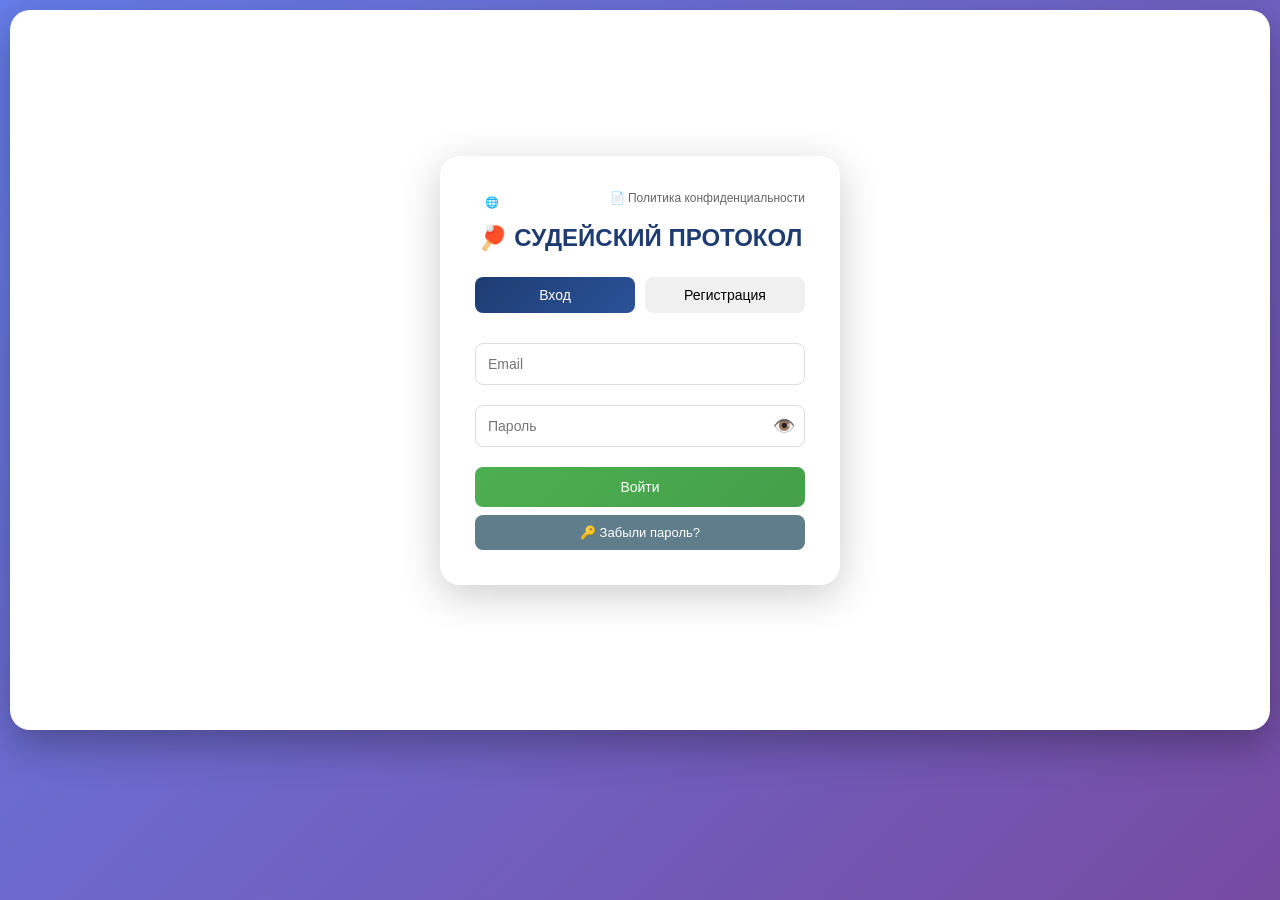
<file: index.html>
<!DOCTYPE html>
<html lang="ru">
<head>
    <meta charset="UTF-8">
    <meta name="viewport" content="width=device-width, initial-scale=1.0, viewport-fit=cover, maximum-scale=1.0, user-scalable=no">
    <title>Судья Пинг-Понг PRO | Система учета матчей</title>
    <link rel="stylesheet" href="styles.css?v=25">
    <link rel="manifest" href="manifest.json">
    <meta name="theme-color" content="#1e3c72">
    <meta name="apple-mobile-web-app-capable" content="yes">
    <meta name="apple-mobile-web-app-status-bar-style" content="black-translucent">
    <meta name="mobile-web-app-capable" content="yes">
    
    <style>
        /* Принудительная горизонтальная ориентация */
        @media (orientation: portrait) and (max-width: 768px) {
            body {
                transform: rotate(90deg);
                transform-origin: center center;
                width: 100vh;
                height: 100vw;
                overflow-x: hidden;
                position: fixed;
                top: 0;
                left: 0;
            }
            
            .container {
                width: 100vh;
                height: 100vw;
                max-width: 100vh;
                max-height: 100vw;
                overflow-y: auto;
                overflow-x: hidden;
            }
            
            ::-webkit-scrollbar {
                width: 0;
                background: transparent;
            }
        }
        
        @media (display-mode: standalone) and (orientation: portrait) and (max-width: 768px) {
            body {
                transform: rotate(90deg);
                transform-origin: center center;
                width: 100vh;
                height: 100vw;
                overflow-x: hidden;
                position: fixed;
                top: 0;
                left: 0;
            }
            
            .container {
                width: 100vh;
                height: 100vw;
                max-width: 100vh;
                max-height: 100vw;
                overflow-y: auto;
                overflow-x: hidden;
            }
            
            ::-webkit-scrollbar {
                width: 0;
                background: transparent;
            }
        }
        
        @media (orientation: landscape) {
            body {
                transform: none;
                width: 100%;
                height: 100%;
                position: static;
                overflow: auto;
            }
            
            .container {
                width: 100%;
                max-width: 1400px;
                height: auto;
                max-height: none;
                overflow: visible;
            }
        }
        
        @keyframes spin {
            0% { transform: rotate(0deg); }
            100% { transform: rotate(360deg); }
        }
        
        .coin-animation {
            animation: spin 0.5s ease-out;
            display: inline-block;
            font-size: 48px;
        }
        
        @media (max-width: 768px) {
            html, body {
                margin: 0;
                padding: 0;
                overflow: hidden;
            }
        }
    </style>
</head>
<body>
    <div class="container" id="app">
        <!-- Экран авторизации -->
        <div id="authScreen" class="auth-screen">
            <div class="auth-card">
                <div style="display: flex; justify-content: space-between; margin-bottom: 10px;">
                    <button id="langToggleAuth" class="lang-toggle-btn">🌐 English</button>
                    <a href="privacy.html" target="_blank" id="privacyLinkAuth" style="font-size: 12px; color: #666; text-decoration: none;">📄 Политика</a>
                </div>
                <h1 id="authTitle">🏓 Судья Пинг-Понг</h1>
                <div class="auth-tabs">
                    <button class="auth-tab active" data-tab="login">Вход</button>
                    <button class="auth-tab" data-tab="register">Регистрация</button>
                </div>
                
                <!-- ФОРМА ВХОДА -->
                <div id="loginForm" class="auth-form active">
                    <input type="email" id="loginEmail" placeholder="Email" class="auth-input">
                    <div class="password-wrapper">
                        <input type="password" id="loginPassword" placeholder="Пароль" class="auth-input">
                        <button type="button" class="toggle-password" data-target="loginPassword">👁️</button>
                    </div>
                    <button id="doLogin" class="auth-btn">Войти</button>
                    <button id="forgotPasswordBtn" class="forgot-password-btn">🔑 Забыли пароль?</button>
                </div>
                
                <!-- ФОРМА РЕГИСТРАЦИИ -->
                <div id="registerForm" class="auth-form">
                    <input type="text" id="regName" placeholder="Имя" class="auth-input">
                    <input type="email" id="regEmail" placeholder="Email" class="auth-input">
                    <div class="password-wrapper">
                        <input type="password" id="regPassword" placeholder="Пароль" class="auth-input">
                        <button type="button" class="toggle-password" data-target="regPassword">👁️</button>
                    </div>
                    <button id="doRegister" class="auth-btn">Зарегистрироваться</button>
                </div>
            </div>
        </div>

        <!-- Модальное окно восстановления пароля -->
        <div id="resetPasswordModal" class="modal" style="display: none;">
            <div class="modal-content">
                <span class="close-reset-modal" style="float: right; cursor: pointer; font-size: 24px;">&times;</span>
                <h2>🔑 Восстановление пароля</h2>
                <p>Введите email, указанный при регистрации</p>
                <input type="email" id="resetEmail" placeholder="Email" class="auth-input">
                <button id="sendResetCode" class="auth-btn" style="background: #4CAF50;">Отправить код</button>
                <div id="resetStep2" style="display: none; margin-top: 20px;">
                    <p>Код отправлен на почту</p>
                    <input type="text" id="resetCode" placeholder="Введите код из письма" class="auth-input">
                    <input type="password" id="newPassword" placeholder="Новый пароль" class="auth-input">
                    <button id="confirmReset" class="auth-btn" style="background: #4CAF50;">Сменить пароль</button>
                </div>
            </div>
        </div>

        <!-- Модальное окно жеребьевки -->
        <div id="tossModal" class="modal" style="display: none;">
            <div class="modal-content" style="max-width: 350px;">
                <h2>🎲 ЖЕРЕБЬЕВКА</h2>
                <div style="text-align: center; padding: 20px;">
                    <div id="coinDisplay" style="font-size: 64px; margin: 20px 0;">🪙</div>
                    <p id="tossResult" style="font-size: 16px; margin: 10px 0;">Кликните на монетку, чтобы подбросить</p>
                    <button id="doToss" class="auth-btn" style="background: #f39c12;">🎲 ПОДБРОСИТЬ МОНЕТКУ</button>
                    <button id="skipToss" class="forgot-password-btn" style="margin-top: 10px;">Пропустить (подает Игрок 1)</button>
                </div>
            </div>
        </div>

        <!-- Основное приложение -->
        <div id="mainApp" style="display: none;">
            <div class="header">
                <div style="display: flex; justify-content: space-between; align-items: center; flex-wrap: wrap; gap: 10px;">
                    <h1 id="mainTitle">🏓 СУДЕЙСКИЙ ПРОТОКОЛ</h1>
                    <div style="display: flex; gap: 10px; align-items: center; flex-wrap: wrap;">
                        <button id="langToggleMain" class="lang-toggle-btn">🌐 English</button>
                        <span id="userNameDisplay" style="font-size: 14px;"></span>
                        <button id="logoutBtn" class="logout-btn">🚪 Выход</button>
                        <button id="deleteAccountBtn" class="logout-btn" style="background: #e74c3c;">🗑️ Удалить аккаунт</button>
                    </div>
                </div>
                <div class="tournament-info">
                    <input type="text" id="tournamentName" placeholder="Название турнира" value="">
                    <input type="text" id="matchDate" placeholder="ДД.ММ.ГГГГ" value="">
                    <input type="text" id="tableNumber" placeholder="Номер стола" value="">
                </div>
            </div>

            <div class="game-area">
                <!-- Верхняя строка с игроками -->
                <div class="players-top-row">
                    <div class="player-card player1">
                        <div class="player-header">
                            <h2 id="player1Title">ИГРОК 1</h2>
                            <div class="serve-indicator" id="serve1" style="display: none;">🎾 ПОДАЧА</div>
                        </div>
                        <input type="text" class="player-name" id="player1Name" placeholder="ФИО игрока" value="">
                        <input type="text" class="player-country" id="player1Country" placeholder="Страна" value="">
                        <div class="score-display" id="score1">0</div>
                        <div class="points-history" id="history1"></div>
                    </div>

                    <div class="vs-area">
                        <div class="set-score">
                            <span id="sets1">0</span><span>:</span><span id="sets2">0</span>
                        </div>
                        <div id="deuceIndicator" style="font-size: 11px; color: #e74c3c; margin-bottom: 5px; display: none;">⚡ ДЮС (10:10)</div>
                        <div class="match-control-buttons">
                            <button class="reset-match" id="resetMatch">🔄 НОВЫЙ МАТЧ</button>
                            <button class="start-match-btn" id="startMatch">🎬 НАЧАТЬ МАТЧ</button>
                            <button class="finish-match-btn" id="forceFinish" disabled>🏁 ЗАВЕРШИТЬ</button>
                        </div>
                    </div>

                    <div class="player-card player2">
                        <div class="player-header">
                            <h2 id="player2Title">ИГРОК 2</h2>
                            <div class="serve-indicator" id="serve2" style="display: none;">🎾 ПОДАЧА</div>
                        </div>
                        <input type="text" class="player-name" id="player2Name" placeholder="ФИО игрока" value="">
                        <input type="text" class="player-country" id="player2Country" placeholder="Страна" value="">
                        <div class="score-display" id="score2">0</div>
                        <div class="points-history" id="history2"></div>
                    </div>
                </div>

                <!-- Кнопки очков -->
                <div class="game-buttons">
                    <button class="point-btn player1-point" id="point1" disabled>➕ ОЧКО ИГРОКУ 1</button>
                    <button class="point-btn player2-point" id="point2" disabled>➕ ОЧКО ИГРОКУ 2</button>
                </div>

                <!-- Три колонки -->
                <div class="three-columns">
                    <div class="player-buttons-col player1-col">
                        <button class="special-btn" id="timeout1" disabled>⏸ ТАЙМ-АУТ</button>
                        <button class="special-btn warning" id="warning1" disabled>⚠ ПРЕДУПРЕЖДЕНИЕ</button>
                        <button class="special-btn yellow" id="yellowCard1" disabled>🟨 ЖЕЛТАЯ КАРТА</button>
                        <button class="special-btn red" id="redCard1" disabled>🟥 КРАСНАЯ КАРТА</button>
                    </div>

                    <div class="center-buttons-col">
                        <button class="control-btn" id="changeServe" disabled>🔄 СМЕНА ПОДАЧИ</button>
                        <button class="control-btn" id="changeSide" disabled>↔ СМЕНА СТОРОН</button>
                        <button class="control-btn" id="undoPoint" disabled>↩ ОТМЕНА ОЧКА</button>
                        <button class="control-btn" id="accelerate" disabled>⚡ УСКОРЕНИЕ</button>
                    </div>

                    <div class="player-buttons-col player2-col">
                        <button class="special-btn" id="timeout2" disabled>⏸ ТАЙМ-АУТ</button>
                        <button class="special-btn warning" id="warning2" disabled>⚠ ПРЕДУПРЕЖДЕНИЕ</button>
                        <button class="special-btn yellow" id="yellowCard2" disabled>🟨 ЖЕЛТАЯ КАРТА</button>
                        <button class="special-btn red" id="redCard2" disabled>🟥 КРАСНАЯ КАРТА</button>
                    </div>
                </div>

                <!-- Секция протокола -->
                <div class="protocol-section">
                    <h3 id="protocolTitle">📋 СУДЕЙСКИЙ ПРОТОКОЛ</h3>
                    <div class="protocol-info">
                        <div class="protocol-item"><strong id="refereeLabel">Главный судья:</strong><input type="text" id="refereeName" placeholder="ФИО судьи" value=""></div>
                        <div class="protocol-item"><strong id="startTimeLabel">Время начала:</strong><span id="startTime">--:--:--</span></div>
                        <div class="protocol-item"><strong id="currentTimeLabel">Текущее время:</strong><span id="currentTime">--:--:--</span></div>
                        <div class="protocol-item"><strong id="statusLabel">Статус:</strong><span id="matchStatus"></span></div>
                    </div>
                    
                    <div class="log-area">
                        <h4 id="eventLogTitle">ЖУРНАЛ СОБЫТИЙ</h4>
                        <div id="eventLog"></div>
                    </div>

                    <div class="export-buttons">
                        <button class="export-btn" id="exportJSON">💾 ЭКСПОРТ JSON</button>
                        <button class="export-btn" id="exportCSV">📊 ЭКСПОРТ CSV (ANSI)</button>
                        <button class="export-btn" id="exportCSV_UTF8">📊 ЭКСПОРТ CSV (UTF-8)</button>
                        <button class="export-btn" id="exportPDF">📄 ЭКСПОРТ PDF</button>
                        <button class="export-btn" id="printProtocol">🖨 ПЕЧАТЬ</button>
                    </div>
                </div>
            </div>

            <!-- Футер -->
            <div class="app-footer">
                <a href="privacy.html" target="_blank" id="privacyLinkFooter">📄 Политика конфиденциальности</a>
                <span style="margin: 0 10px">•</span>
                <span>📧 support@pingpong.pro</span>
            </div>
        </div>
    </div>

    <script src="script.js?v=25"></script>
    <script>
        // Проверяем, находится ли устройство в портретной ориентации на телефоне
        function fixOrientation() {
            const isPortrait = window.matchMedia('(orientation: portrait)').matches;
            const isMobile = window.matchMedia('(max-width: 768px)').matches;
            
            if (isMobile && isPortrait) {
                document.body.style.height = window.innerWidth + 'px';
                document.body.style.width = window.innerHeight + 'px';
            }
        }
        
        document.addEventListener('DOMContentLoaded', function() {
            setTimeout(fixOrientation, 100);
        });
        
        window.addEventListener('orientationchange', function() {
            setTimeout(fixOrientation, 300);
        });
        
        window.addEventListener('resize', function() {
            setTimeout(fixOrientation, 200);
        });
        
        if ('serviceWorker' in navigator) {
            window.addEventListener('load', function() {
                navigator.serviceWorker.register('./sw.js').catch(function(error) {
                    console.log('Service Worker error:', error);
                });
            });
        }
    </script>
</body>
</html>
</file>
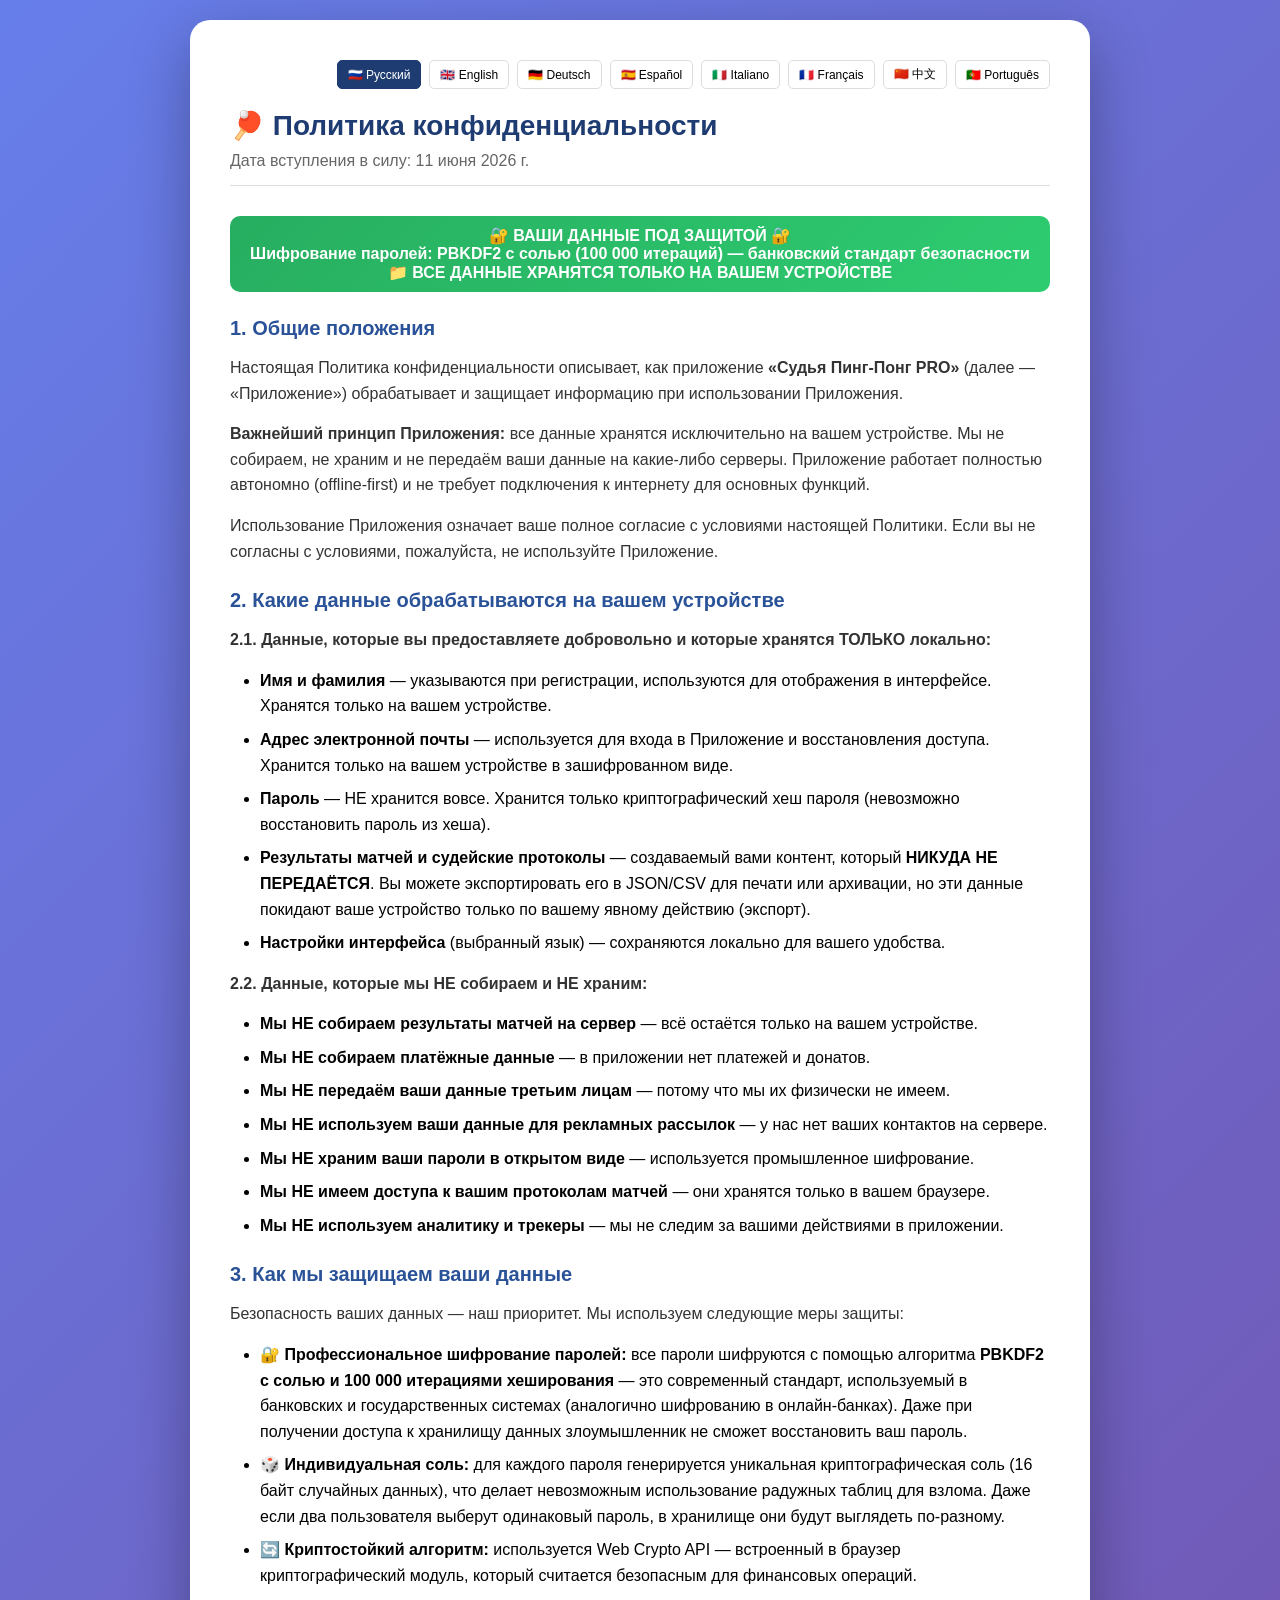
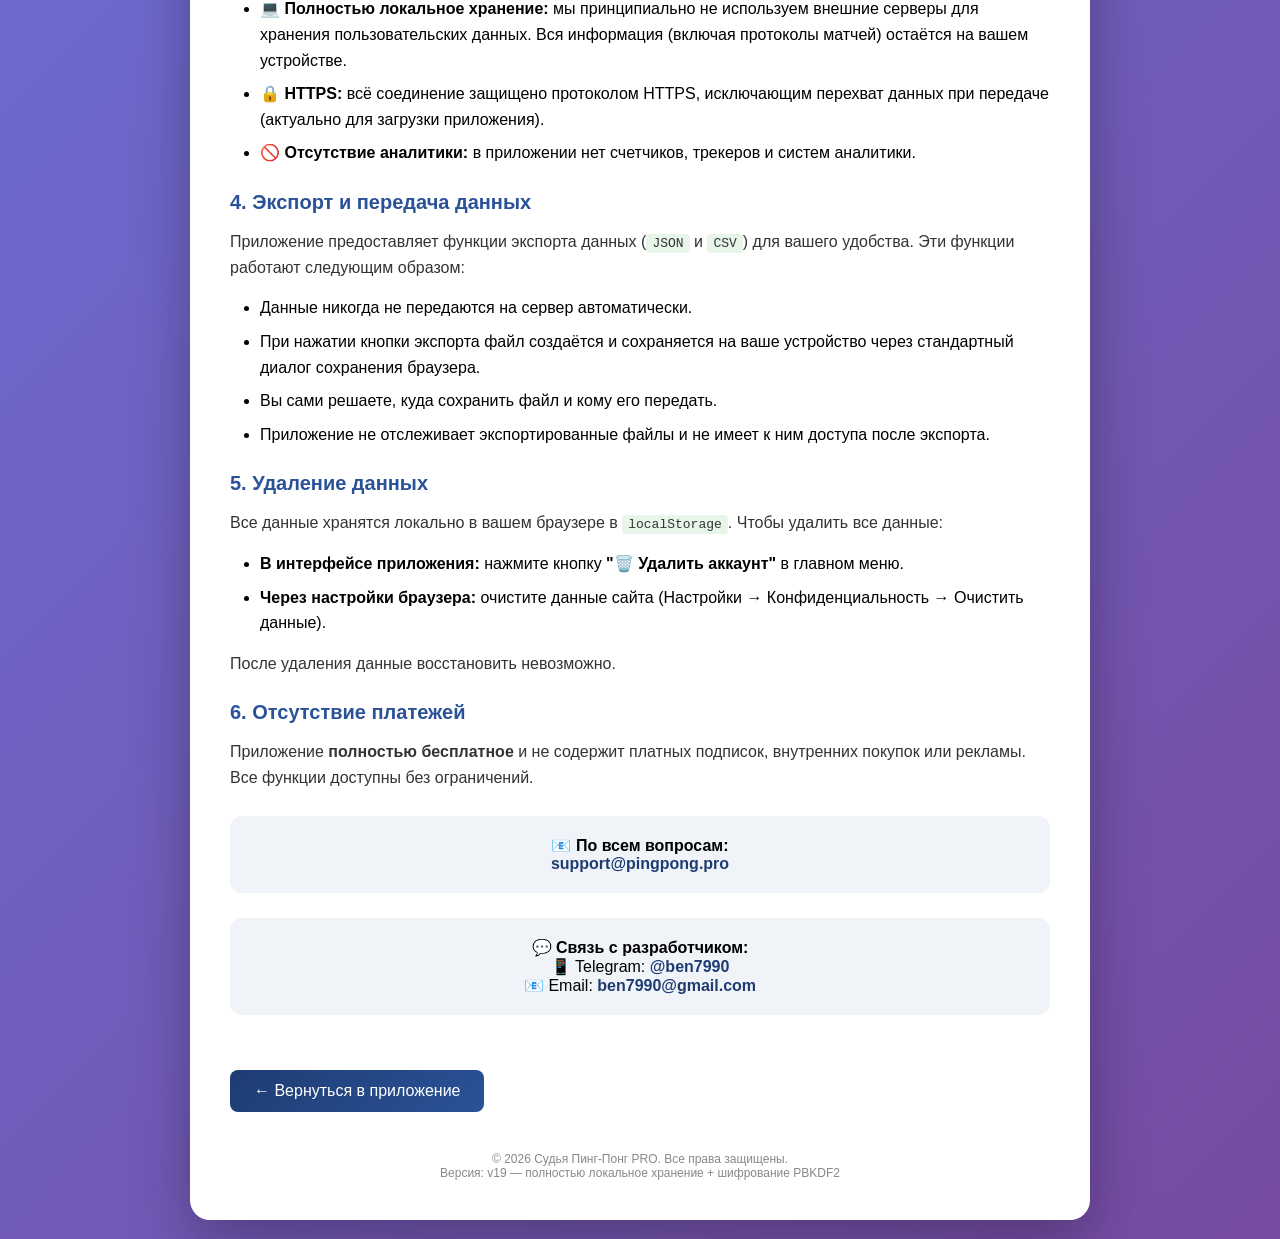
<file: privacy.html>
<!DOCTYPE html>
<html lang="ru">
<head>
    <meta charset="UTF-8">
    <meta name="viewport" content="width=device-width, initial-scale=1.0">
    <title>Политика конфиденциальности - Судья Пинг-Понг PRO</title>
    <style>
        * {
            margin: 0;
            padding: 0;
            box-sizing: border-box;
        }
        body {
            font-family: 'Segoe UI', Tahoma, Geneva, Verdana, sans-serif;
            background: linear-gradient(135deg, #667eea 0%, #764ba2 100%);
            min-height: 100vh;
            padding: 20px;
        }
        .container {
            max-width: 900px;
            margin: 0 auto;
            background: white;
            border-radius: 20px;
            padding: 40px;
            box-shadow: 0 20px 60px rgba(0,0,0,0.3);
        }
        .lang-selector {
            display: flex;
            justify-content: flex-end;
            gap: 8px;
            margin-bottom: 20px;
            flex-wrap: wrap;
        }
        .lang-selector button {
            padding: 5px 10px;
            border: 1px solid #ddd;
            border-radius: 5px;
            background: white;
            cursor: pointer;
            font-size: 12px;
            transition: all 0.3s;
        }
        .lang-selector button:hover {
            background: #f0f0f0;
        }
        .lang-selector button.active {
            background: #1e3c72;
            color: white;
            border-color: #1e3c72;
        }
        h1 {
            color: #1e3c72;
            margin-bottom: 10px;
            font-size: 28px;
        }
        h2 {
            color: #2a5298;
            margin: 25px 0 15px 0;
            font-size: 20px;
        }
        .effective {
            color: #666;
            margin-bottom: 30px;
            padding-bottom: 15px;
            border-bottom: 1px solid #ddd;
        }
        p {
            line-height: 1.6;
            margin-bottom: 15px;
            color: #333;
        }
        ul {
            margin: 15px 0 15px 30px;
            line-height: 1.6;
        }
        li {
            margin-bottom: 8px;
        }
        .security-badge {
            background: linear-gradient(135deg, #27ae60, #2ecc71);
            color: white;
            padding: 10px 15px;
            border-radius: 10px;
            margin: 20px 0;
            text-align: center;
            font-weight: bold;
        }
        .contact-block {
            background: #f0f4f8;
            padding: 20px;
            border-radius: 12px;
            margin: 25px 0;
            text-align: center;
        }
        .contact-block a {
            color: #1e3c72;
            text-decoration: none;
            font-weight: bold;
        }
        .back-btn {
            display: inline-block;
            margin-top: 30px;
            padding: 12px 24px;
            background: linear-gradient(135deg, #1e3c72, #2a5298);
            color: white;
            text-decoration: none;
            border-radius: 8px;
            text-align: center;
            transition: opacity 0.3s;
        }
        .back-btn:hover {
            opacity: 0.9;
        }
        footer {
            margin-top: 40px;
            text-align: center;
            color: #888;
            font-size: 12px;
        }
        .highlight {
            background: #e8f5e9;
            padding: 2px 6px;
            border-radius: 4px;
            font-family: monospace;
        }
        .content {
            display: none;
        }
        .content.active {
            display: block;
        }
    </style>
</head>
<body>
    <div class="container">
        <!-- Выбор языка -->
        <div class="lang-selector">
            <button class="active" data-lang="ru">🇷🇺 Русский</button>
            <button data-lang="en">🇬🇧 English</button>
            <button data-lang="de">🇩🇪 Deutsch</button>
            <button data-lang="es">🇪🇸 Español</button>
            <button data-lang="it">🇮🇹 Italiano</button>
            <button data-lang="fr">🇫🇷 Français</button>
            <button data-lang="zh">🇨🇳 中文</button>
            <button data-lang="pt">🇵🇹 Português</button>
        </div>

        <!-- РУССКИЙ -->
        <div id="content-ru" class="content active">
            <h1>🏓 Политика конфиденциальности</h1>
            <div class="effective">Дата вступления в силу: 11 июня 2026 г.</div>

            <div class="security-badge">
                🔐 ВАШИ ДАННЫЕ ПОД ЗАЩИТОЙ 🔐<br>
                Шифрование паролей: PBKDF2 с солью (100 000 итераций) — банковский стандарт безопасности<br>
                📁 ВСЕ ДАННЫЕ ХРАНЯТСЯ ТОЛЬКО НА ВАШЕМ УСТРОЙСТВЕ
            </div>

            <h2>1. Общие положения</h2>
            <p>Настоящая Политика конфиденциальности описывает, как приложение <strong>«Судья Пинг-Понг PRO»</strong> (далее — «Приложение») обрабатывает и защищает информацию при использовании Приложения.</p>
            <p><strong>Важнейший принцип Приложения:</strong> все данные хранятся исключительно на вашем устройстве. Мы не собираем, не храним и не передаём ваши данные на какие-либо серверы. Приложение работает полностью автономно (offline-first) и не требует подключения к интернету для основных функций.</p>
            <p>Использование Приложения означает ваше полное согласие с условиями настоящей Политики. Если вы не согласны с условиями, пожалуйста, не используйте Приложение.</p>

            <h2>2. Какие данные обрабатываются на вашем устройстве</h2>
            <p><strong>2.1. Данные, которые вы предоставляете добровольно и которые хранятся ТОЛЬКО локально:</strong></p>
            <ul>
                <li><strong>Имя и фамилия</strong> — указываются при регистрации, используются для отображения в интерфейсе. Хранятся только на вашем устройстве.</li>
                <li><strong>Адрес электронной почты</strong> — используется для входа в Приложение и восстановления доступа. Хранится только на вашем устройстве в зашифрованном виде.</li>
                <li><strong>Пароль</strong> — НЕ хранится вовсе. Хранится только криптографический хеш пароля (невозможно восстановить пароль из хеша).</li>
                <li><strong>Результаты матчей и судейские протоколы</strong> — создаваемый вами контент, который <strong>НИКУДА НЕ ПЕРЕДАЁТСЯ</strong>. Вы можете экспортировать его в JSON/CSV для печати или архивации, но эти данные покидают ваше устройство только по вашему явному действию (экспорт).</li>
                <li><strong>Настройки интерфейса</strong> (выбранный язык) — сохраняются локально для вашего удобства.</li>
            </ul>

            <p><strong>2.2. Данные, которые мы НЕ собираем и НЕ храним:</strong></p>
            <ul>
                <li><strong>Мы НЕ собираем результаты матчей на сервер</strong> — всё остаётся только на вашем устройстве.</li>
                <li><strong>Мы НЕ собираем платёжные данные</strong> — в приложении нет платежей и донатов.</li>
                <li><strong>Мы НЕ передаём ваши данные третьим лицам</strong> — потому что мы их физически не имеем.</li>
                <li><strong>Мы НЕ используем ваши данные для рекламных рассылок</strong> — у нас нет ваших контактов на сервере.</li>
                <li><strong>Мы НЕ храним ваши пароли в открытом виде</strong> — используется промышленное шифрование.</li>
                <li><strong>Мы НЕ имеем доступа к вашим протоколам матчей</strong> — они хранятся только в вашем браузере.</li>
                <li><strong>Мы НЕ используем аналитику и трекеры</strong> — мы не следим за вашими действиями в приложении.</li>
            </ul>

            <h2>3. Как мы защищаем ваши данные</h2>
            <p>Безопасность ваших данных — наш приоритет. Мы используем следующие меры защиты:</p>
            <ul>
                <li><strong>🔐 Профессиональное шифрование паролей:</strong> все пароли шифруются с помощью алгоритма <strong>PBKDF2 с солью и 100 000 итерациями хеширования</strong> — это современный стандарт, используемый в банковских и государственных системах (аналогично шифрованию в онлайн-банках). Даже при получении доступа к хранилищу данных злоумышленник не сможет восстановить ваш пароль.</li>
                <li><strong>🎲 Индивидуальная соль:</strong> для каждого пароля генерируется уникальная криптографическая соль (16 байт случайных данных), что делает невозможным использование радужных таблиц для взлома. Даже если два пользователя выберут одинаковый пароль, в хранилище они будут выглядеть по-разному.</li>
                <li><strong>🔄 Криптостойкий алгоритм:</strong> используется Web Crypto API — встроенный в браузер криптографический модуль, который считается безопасным для финансовых операций.</li>
                <li><strong>💻 Полностью локальное хранение:</strong> мы принципиально не используем внешние серверы для хранения пользовательских данных. Вся информация (включая протоколы матчей) остаётся на вашем устройстве.</li>
                <li><strong>🔒 HTTPS:</strong> всё соединение защищено протоколом HTTPS, исключающим перехват данных при передаче (актуально для загрузки приложения).</li>
                <li><strong>🚫 Отсутствие аналитики:</strong> в приложении нет счетчиков, трекеров и систем аналитики.</li>
            </ul>

            <h2>4. Экспорт и передача данных</h2>
            <p>Приложение предоставляет функции экспорта данных (<span class="highlight">JSON</span> и <span class="highlight">CSV</span>) для вашего удобства. Эти функции работают следующим образом:</p>
            <ul>
                <li>Данные никогда не передаются на сервер автоматически.</li>
                <li>При нажатии кнопки экспорта файл создаётся и сохраняется на ваше устройство через стандартный диалог сохранения браузера.</li>
                <li>Вы сами решаете, куда сохранить файл и кому его передать.</li>
                <li>Приложение не отслеживает экспортированные файлы и не имеет к ним доступа после экспорта.</li>
            </ul>

            <h2>5. Удаление данных</h2>
            <p>Все данные хранятся локально в вашем браузере в <span class="highlight">localStorage</span>. Чтобы удалить все данные:</p>
            <ul>
                <li><strong>В интерфейсе приложения:</strong> нажмите кнопку <strong>"🗑️ Удалить аккаунт"</strong> в главном меню.</li>
                <li><strong>Через настройки браузера:</strong> очистите данные сайта (Настройки → Конфиденциальность → Очистить данные).</li>
            </ul>
            <p>После удаления данные восстановить невозможно.</p>

            <h2>6. Отсутствие платежей</h2>
            <p>Приложение <strong>полностью бесплатное</strong> и не содержит платных подписок, внутренних покупок или рекламы. Все функции доступны без ограничений.</p>

            <div class="contact-block">
                <strong>📧 По всем вопросам:</strong><br>
                <a href="mailto:support@pingpong.pro">support@pingpong.pro</a>
            </div>

            <div class="contact-block">
                <strong>💬 Связь с разработчиком:</strong><br>
                📱 Telegram: <a href="https://t.me/ben7990" target="_blank">@ben7990</a><br>
                📧 Email: <a href="mailto:ben7990@gmail.com">ben7990@gmail.com</a>
            </div>

            <a href="index.html" class="back-btn">← Вернуться в приложение</a>
            
            <footer>
                © 2026 Судья Пинг-Понг PRO. Все права защищены.<br>
                Версия: v19 — полностью локальное хранение + шифрование PBKDF2
            </footer>
        </div>

        <!-- АНГЛИЙСКИЙ -->
        <div id="content-en" class="content">
            <h1>🏓 Privacy Policy</h1>
            <div class="effective">Effective date: June 11, 2026</div>

            <div class="security-badge">
                🔐 YOUR DATA IS PROTECTED 🔐<br>
                Password encryption: PBKDF2 with salt (100,000 iterations) — banking security standard<br>
                📁 ALL DATA STORED ONLY ON YOUR DEVICE
            </div>

            <h2>1. General Provisions</h2>
            <p>This Privacy Policy describes how the <strong>«Referee Ping-Pong PRO»</strong> application (hereinafter — the «Application») processes and protects information when using the Application.</p>
            <p><strong>The most important principle of the Application:</strong> all data is stored exclusively on your device. We do not collect, store, or transmit your data to any servers. The application works completely offline (offline-first) and does not require an internet connection for basic functions.</p>
            <p>Using the Application means your full agreement with the terms of this Policy. If you do not agree with the terms, please do not use the Application.</p>

            <h2>2. What data is processed on your device</h2>
            <p><strong>2.1. Data you voluntarily provide and stored ONLY locally:</strong></p>
            <ul>
                <li><strong>First and last name</strong> — provided during registration, used for display in the interface. Stored only on your device.</li>
                <li><strong>Email address</strong> — used for login and password recovery. Stored only on your device in encrypted form.</li>
                <li><strong>Password</strong> — NOT stored at all. Only the cryptographic hash of the password is stored (impossible to recover the password from the hash).</li>
                <li><strong>Match results and referee protocols</strong> — content you create that is <strong>NEVER TRANSMITTED</strong>. You can export it to JSON/CSV for printing or archiving, but this data leaves your device only by your explicit action (export).</li>
                <li><strong>Interface settings</strong> (selected language) — saved locally for your convenience.</li>
            </ul>

            <p><strong>2.2. Data we DO NOT collect or store:</strong></p>
            <ul>
                <li><strong>We DO NOT collect match results to the server</strong> — everything remains only on your device.</li>
                <li><strong>We DO NOT collect payment data</strong> — the application has no payments or donations.</li>
                <li><strong>We DO NOT transfer your data to third parties</strong> — because we do not physically have it.</li>
                <li><strong>We DO NOT use your data for advertising mailings</strong> — we do not have your contacts on the server.</li>
                <li><strong>We DO NOT store your passwords in plain text</strong> — industrial encryption is used.</li>
                <li><strong>We DO NOT have access to your match protocols</strong> — they are stored only in your browser.</li>
                <li><strong>We DO NOT use analytics and trackers</strong> — we do not track your actions in the application.</li>
            </ul>

            <h2>3. How we protect your data</h2>
            <p>Data security is our priority. We use the following protection measures:</p>
            <ul>
                <li><strong>🔐 Professional password encryption:</strong> all passwords are encrypted using the <strong>PBKDF2 algorithm with salt and 100,000 hashing iterations</strong> — this is a modern standard used in banking and government systems (similar to encryption in online banks). Even if an attacker gains access to the data storage, they will not be able to recover your password.</li>
                <li><strong>🎲 Individual salt:</strong> a unique cryptographic salt (16 bytes of random data) is generated for each password, making the use of rainbow tables for cracking impossible. Even if two users choose the same password, they will look different in storage.</li>
                <li><strong>🔄 Cryptographically strong algorithm:</strong> Web Crypto API is used — a built-in browser cryptographic module considered safe for financial operations.</li>
                <li><strong>💻 Fully local storage:</strong> we fundamentally do not use external servers for storing user data. All information (including match protocols) remains on your device.</li>
                <li><strong>🔒 HTTPS:</strong> all connections are protected by HTTPS protocol, preventing data interception during transmission (relevant for loading the application).</li>
                <li><strong>🚫 No analytics:</strong> the application has no counters, trackers, or analytics systems.</li>
            </ul>

            <h2>4. Export and data transfer</h2>
            <p>The application provides data export functions (<span class="highlight">JSON</span> and <span class="highlight">CSV</span>) for your convenience. These functions work as follows:</p>
            <ul>
                <li>Data is never automatically transmitted to the server.</li>
                <li>When you click the export button, a file is created and saved to your device through the standard browser save dialog.</li>
                <li>You decide where to save the file and who to share it with.</li>
                <li>The application does not track exported files and has no access to them after export.</li>
            </ul>

            <h2>5. Data deletion</h2>
            <p>All data is stored locally in your browser in <span class="highlight">localStorage</span>. To delete all data:</p>
            <ul>
                <li><strong>In the application interface:</strong> click the <strong>"🗑️ Delete Account"</strong> button in the main menu.</li>
                <li><strong>Through browser settings:</strong> clear site data (Settings → Privacy → Clear data).</li>
            </ul>
            <p>After deletion, data cannot be recovered.</p>

            <h2>6. No payments</h2>
            <p>The application is <strong>completely free</strong> and contains no paid subscriptions, in-app purchases, or advertising. All features are available without restrictions.</p>

            <div class="contact-block">
                <strong>📧 For any questions:</strong><br>
                <a href="mailto:support@pingpong.pro">support@pingpong.pro</a>
            </div>

            <div class="contact-block">
                <strong>💬 Contact the developer:</strong><br>
                📱 Telegram: <a href="https://t.me/ben7990" target="_blank">@ben7990</a><br>
                📧 Email: <a href="mailto:ben7990@gmail.com">ben7990@gmail.com</a>
            </div>

            <a href="index.html" class="back-btn">← Back to application</a>
            
            <footer>
                © 2026 Referee Ping-Pong PRO. All rights reserved.<br>
                Version: v19 — fully local storage + PBKDF2 encryption
            </footer>
        </div>

        <!-- НЕМЕЦКИЙ -->
        <div id="content-de" class="content">
            <h1>🏓 Datenschutzerklärung</h1>
            <div class="effective">Gültig ab: 11. Juni 2026</div>

            <div class="security-badge">
                🔐 IHRE DATEN SIND GESCHÜTZT 🔐<br>
                Passwortverschlüsselung: PBKDF2 mit Salt (100.000 Iterationen) — Bankensicherheitsstandard<br>
                📁 ALLE DATEN WERDEN NUR AUF IHREM GERÄT GESPEICHERT
            </div>

            <h2>1. Allgemeine Bestimmungen</h2>
            <p>Diese Datenschutzerklärung beschreibt, wie die Anwendung <strong>«Schiedsrichter Ping-Pong PRO»</strong> (im Folgenden — die «Anwendung») Informationen bei der Nutzung der Anwendung verarbeitet und schützt.</p>
            <p><strong>Das wichtigste Prinzip der Anwendung:</strong> alle Daten werden ausschließlich auf Ihrem Gerät gespeichert. Wir sammeln, speichern oder übertragen Ihre Daten nicht an Server. Die Anwendung funktioniert vollständig offline (offline-first) und benötigt für grundlegende Funktionen keine Internetverbindung.</p>
            <p>Die Nutzung der Anwendung bedeutet Ihr vollständiges Einverständnis mit den Bedingungen dieser Erklärung. Wenn Sie mit den Bedingungen nicht einverstanden sind, nutzen Sie bitte die Anwendung nicht.</p>

            <h2>2. Welche Daten auf Ihrem Gerät verarbeitet werden</h2>
            <p><strong>2.1. Daten, die Sie freiwillig angeben und die NUR lokal gespeichert werden:</strong></p>
            <ul>
                <li><strong>Vor- und Nachname</strong> — bei der Registrierung angegeben, werden in der Oberfläche angezeigt. Werden nur auf Ihrem Gerät gespeichert.</li>
                <li><strong>E-Mail-Adresse</strong> — wird für den Login und die Wiederherstellung des Zugangs verwendet. Wird nur auf Ihrem Gerät verschlüsselt gespeichert.</li>
                <li><strong>Passwort</strong> — wird GAR NICHT gespeichert. Gespeichert wird nur der kryptografische Hash des Passworts (es ist unmöglich, das Passwort aus dem Hash wiederherzustellen).</li>
                <li><strong>Spielergebnisse und Schiedsrichterprotokolle</strong> — von Ihnen erstellte Inhalte, die <strong>NIE ÜBERTRAGEN</strong> werden. Sie können sie zur Archivierung oder zum Ausdrucken als JSON/CSV exportieren, aber diese Daten verlassen Ihr Gerät nur durch Ihre ausdrückliche Aktion (Export).</li>
                <li><strong>Oberflächeneinstellungen</strong> (ausgewählte Sprache) — werden lokal für Ihre Bequemlichkeit gespeichert.</li>
            </ul>

            <p><strong>2.2. Daten, die wir NICHT sammeln oder speichern:</strong></p>
            <ul>
                <li><strong>Wir sammeln KEINE Spielergebnisse auf dem Server</strong> — alles bleibt nur auf Ihrem Gerät.</li>
                <li><strong>Wir sammeln KEINE Zahlungsdaten</strong> — die Anwendung hat keine Zahlungen oder Spenden.</li>
                <li><strong>Wir übertragen Ihre Daten NICHT an Dritte</strong> — weil wir sie physisch nicht haben.</li>
                <li><strong>Wir verwenden Ihre Daten NICHT für Werbemailings</strong> — wir haben Ihre Kontakte nicht auf dem Server.</li>
                <li><strong>Wir speichern Ihre Passwörter NICHT im Klartext</strong> — es wird industrielle Verschlüsselung verwendet.</li>
                <li><strong>Wir haben KEINEN Zugang zu Ihren Spielprotokollen</strong> — sie werden nur in Ihrem Browser gespeichert.</li>
                <li><strong>Wir verwenden KEINE Analysen und Tracker</strong> — wir verfolgen Ihre Aktionen in der Anwendung nicht.</li>
            </ul>

            <h2>3. Wie wir Ihre Daten schützen</h2>
            <p>Die Sicherheit Ihrer Daten ist unsere Priorität. Wir verwenden die folgenden Schutzmaßnahmen:</p>
            <ul>
                <li><strong>🔐 Professionelle Passwortverschlüsselung:</strong> alle Passwörter werden mit dem <strong>PBKDF2-Algorithmus mit Salt und 100.000 Hash-Iterationen</strong> verschlüsselt — dies ist ein moderner Standard, der in Bank- und Staatssystemen verwendet wird (ähnlich der Verschlüsselung in Online-Banken). Selbst wenn ein Angreifer Zugang zum Datenspeicher erhält, kann er Ihr Passwort nicht wiederherstellen.</li>
                <li><strong>🎲 Individuelles Salt:</strong> für jedes Passwort wird ein eindeutiges kryptografisches Salt (16 Byte Zufallsdaten) generiert, was die Verwendung von Rainbow-Tabellen zum Knacken unmöglich macht. Selbst wenn zwei Benutzer dasselbe Passwort wählen, sehen sie im Speicher unterschiedlich aus.</li>
                <li><strong>🔄 Kryptografisch starker Algorithmus:</strong> es wird die Web Crypto API verwendet — ein in den Browser integriertes kryptografisches Modul, das als sicher für Finanztransaktionen gilt.</li>
                <li><strong>💻 Vollständig lokale Speicherung:</strong> wir verwenden grundsätzlich keine externen Server für die Speicherung von Benutzerdaten. Alle Informationen (einschließlich Spielprotokolle) bleiben auf Ihrem Gerät.</li>
                <li><strong>🔒 HTTPS:</strong> alle Verbindungen sind durch das HTTPS-Protokoll geschützt, das die Datenübertragung beim Laden der Anwendung absichert.</li>
                <li><strong>🚫 Keine Analyse:</strong> die Anwendung enthält keine Zähler, Tracker oder Analysesysteme.</li>
            </ul>

            <h2>4. Export und Datenübertragung</h2>
            <p>Die Anwendung bietet Funktionen zum Datenexport (<span class="highlight">JSON</span> und <span class="highlight">CSV</span>) für Ihre Bequemlichkeit. Diese Funktionen funktionieren wie folgt:</p>
            <ul>
                <li>Daten werden niemals automatisch an den Server übertragen.</li>
                <li>Beim Klicken auf die Exporttaste wird eine Datei erstellt und über den Standarddialog des Browsers auf Ihrem Gerät gespeichert.</li>
                <li>Sie entscheiden, wo Sie die Datei speichern und wem Sie sie geben.</li>
                <li>Die Anwendung verfolgt exportierte Dateien nicht und hat nach dem Export keinen Zugriff mehr darauf.</li>
            </ul>

            <h2>5. Löschen von Daten</h2>
            <p>Alle Daten werden lokal in Ihrem Browser in <span class="highlight">localStorage</span> gespeichert. So löschen Sie alle Daten:</p>
            <ul>
                <li><strong>In der Anwendungsoberfläche:</strong> klicken Sie auf die Schaltfläche <strong>"🗑️ Konto löschen"</strong> im Hauptmenü.</li>
                <li><strong>Über die Browsereinstellungen:</strong> löschen Sie die Websitedaten (Einstellungen → Datenschutz → Daten löschen).</li>
            </ul>
            <p>Nach dem Löschen können die Daten nicht wiederhergestellt werden.</p>

            <h2>6. Keine Zahlungen</h2>
            <p>Die Anwendung ist <strong>vollständig kostenlos</strong> und enthält keine kostenpflichtigen Abonnements, In-App-Käufe oder Werbung. Alle Funktionen sind ohne Einschränkungen verfügbar.</p>

            <div class="contact-block">
                <strong>📧 Bei Fragen:</strong><br>
                <a href="mailto:support@pingpong.pro">support@pingpong.pro</a>
            </div>

            <div class="contact-block">
                <strong>💬 Kontakt zum Entwickler:</strong><br>
                📱 Telegram: <a href="https://t.me/ben7990" target="_blank">@ben7990</a><br>
                📧 Email: <a href="mailto:ben7990@gmail.com">ben7990@gmail.com</a>
            </div>

            <a href="index.html" class="back-btn">← Zurück zur Anwendung</a>
            
            <footer>
                © 2026 Schiedsrichter Ping-Pong PRO. Alle Rechte vorbehalten.<br>
                Version: v19 — vollständig lokale Speicherung + PBKDF2-Verschlüsselung
            </footer>
        </div>

        <!-- ИСПАНСКИЙ -->
        <div id="content-es" class="content">
            <h1>🏓 Política de Privacidad</h1>
            <div class="effective">Fecha de entrada en vigor: 11 de junio de 2026</div>

            <div class="security-badge">
                🔐 SUS DATOS ESTÁN PROTEGIDOS 🔐<br>
                Cifrado de contraseñas: PBKDF2 con sal (100.000 iteraciones) — estándar de seguridad bancaria<br>
                📁 TODOS LOS DATOS SE ALMACENAN SOLO EN SU DISPOSITIVO
            </div>

            <h2>1. Disposiciones generales</h2>
            <p>Esta Política de Privacidad describe cómo la aplicación <strong>«Árbitro Ping-Pong PRO»</strong> (en adelante — la «Aplicación») procesa y protege la información al utilizar la Aplicación.</p>
            <p><strong>El principio más importante de la Aplicación:</strong> todos los datos se almacenan exclusivamente en su dispositivo. No recopilamos, almacenamos ni transmitimos sus datos a ningún servidor. La aplicación funciona completamente sin conexión (offline-first) y no requiere conexión a Internet para funciones básicas.</p>
            <p>El uso de la Aplicación implica su total acuerdo con los términos de esta Política. Si no está de acuerdo con los términos, no utilice la Aplicación.</p>

            <h2>2. Qué datos se procesan en su dispositivo</h2>
            <p><strong>2.1. Datos que usted proporciona voluntariamente y que se almacenan SOLO localmente:</strong></p>
            <ul>
                <li><strong>Nombre y apellido</strong> — se proporcionan durante el registro, se utilizan para mostrar en la interfaz. Se almacenan solo en su dispositivo.</li>
                <li><strong>Dirección de correo electrónico</strong> — se utiliza para iniciar sesión y recuperar el acceso. Se almacena solo en su dispositivo de forma cifrada.</li>
                <li><strong>Contraseña</strong> — NO se almacena en absoluto. Solo se almacena el hash criptográfico de la contraseña (imposible de recuperar la contraseña del hash).</li>
                <li><strong>Resultados de partidos y protocolos arbitrales</strong> — contenido que usted crea y que <strong>NUNCA SE TRANSMITE</strong>. Puede exportarlo a JSON/CSV para imprimir o archivar, pero estos datos salen de su dispositivo solo por su acción explícita (exportación).</li>
                <li><strong>Configuración de la interfaz</strong> (idioma seleccionado) — se guarda localmente para su comodidad.</li>
            </ul>

            <p><strong>2.2. Datos que NO recopilamos ni almacenamos:</strong></p>
            <ul>
                <li><strong>NO recopilamos resultados de partidos en el servidor</strong> — todo permanece solo en su dispositivo.</li>
                <li><strong>NO recopilamos datos de pago</strong> — la aplicación no tiene pagos ni donaciones.</li>
                <li><strong>NO transferimos sus datos a terceros</strong> — porque no los tenemos físicamente.</li>
                <li><strong>NO utilizamos sus datos para envíos publicitarios</strong> — no tenemos sus contactos en el servidor.</li>
                <li><strong>NO almacenamos sus contraseñas en texto plano</strong> — se utiliza cifrado industrial.</li>
                <li><strong>NO tenemos acceso a sus protocolos de partidos</strong> — se almacenan solo en su navegador.</li>
                <li><strong>NO utilizamos analíticas ni rastreadores</strong> — no rastreamos sus acciones en la aplicación.</li>
            </ul>

            <h2>3. Cómo protegemos sus datos</h2>
            <p>La seguridad de sus datos es nuestra prioridad. Utilizamos las siguientes medidas de protección:</p>
            <ul>
                <li><strong>🔐 Cifrado profesional de contraseñas:</strong> todas las contraseñas se cifran con el algoritmo <strong>PBKDF2 con sal y 100.000 iteraciones de hash</strong> — este es un estándar moderno utilizado en sistemas bancarios y gubernamentales (similar al cifrado en la banca en línea). Incluso si un atacante obtiene acceso al almacenamiento de datos, no podrá recuperar su contraseña.</li>
                <li><strong>🎲 Sal individual:</strong> se genera una sal criptográfica única (16 bytes de datos aleatorios) para cada contraseña, lo que hace imposible el uso de tablas arcoíris para descifrar. Incluso si dos usuarios eligen la misma contraseña, se verán diferentes en el almacenamiento.</li>
                <li><strong>🔄 Algoritmo criptográficamente fuerte:</strong> se utiliza Web Crypto API — un módulo criptográfico integrado en el navegador que se considera seguro para operaciones financieras.</li>
                <li><strong>💻 Almacenamiento completamente local:</strong> no utilizamos servidores externos para almacenar datos de usuarios. Toda la información (incluidos los protocolos de partidos) permanece en su dispositivo.</li>
                <li><strong>🔒 HTTPS:</strong> todas las conexiones están protegidas por el protocolo HTTPS, que evita la interceptación de datos durante la transmisión.</li>
                <li><strong>🚫 Sin análisis:</strong> la aplicación no tiene contadores, rastreadores ni sistemas de análisis.</li>
            </ul>

            <h2>4. Exportación y transferencia de datos</h2>
            <p>La aplicación proporciona funciones de exportación de datos (<span class="highlight">JSON</span> y <span class="highlight">CSV</span>) para su comodidad. Estas funciones funcionan de la siguiente manera:</p>
            <ul>
                <li>Los datos nunca se transmiten automáticamente al servidor.</li>
                <li>Al hacer clic en el botón de exportación, se crea un archivo y se guarda en su dispositivo a través del diálogo estándar de guardado del navegador.</li>
                <li>Usted decide dónde guardar el archivo y con quién compartirlo.</li>
                <li>La aplicación no rastrea los archivos exportados y no tiene acceso a ellos después de la exportación.</li>
            </ul>

            <h2>5. Eliminación de datos</h2>
            <p>Todos los datos se almacenan localmente en su navegador en <span class="highlight">localStorage</span>. Para eliminar todos los datos:</p>
            <ul>
                <li><strong>En la interfaz de la aplicación:</strong> haga clic en el botón <strong>"🗑️ Eliminar cuenta"</strong> en el menú principal.</li>
                <li><strong>A través de la configuración del navegador:</strong> borre los datos del sitio (Configuración → Privacidad → Borrar datos).</li>
            </ul>
            <p>Después de la eliminación, los datos no se pueden recuperar.</p>

            <h2>6. Sin pagos</h2>
            <p>La aplicación es <strong>completamente gratuita</strong> y no contiene suscripciones de pago, compras dentro de la aplicación ni publicidad. Todas las funciones están disponibles sin restricciones.</p>

            <div class="contact-block">
                <strong>📧 Para cualquier pregunta:</strong><br>
                <a href="mailto:support@pingpong.pro">support@pingpong.pro</a>
            </div>

            <div class="contact-block">
                <strong>💬 Contacto con el desarrollador:</strong><br>
                📱 Telegram: <a href="https://t.me/ben7990" target="_blank">@ben7990</a><br>
                📧 Email: <a href="mailto:ben7990@gmail.com">ben7990@gmail.com</a>
            </div>

            <a href="index.html" class="back-btn">← Volver a la aplicación</a>
            
            <footer>
                © 2026 Árbitro Ping-Pong PRO. Todos los derechos reservados.<br>
                Versión: v19 — almacenamiento completamente local + cifrado PBKDF2
            </footer>
        </div>

        <!-- ИТАЛЬЯНСКИЙ -->
        <div id="content-it" class="content">
            <h1>🏓 Politica sulla Privacy</h1>
            <div class="effective">Data di entrata in vigore: 11 giugno 2026</div>

            <div class="security-badge">
                🔐 I TUOI DATI SONO PROTETTI 🔐<br>
                Crittografia password: PBKDF2 con salt (100.000 iterazioni) — standard di sicurezza bancario<br>
                📁 TUTTI I DATI SONO MEMORIZZATI SOLO SUL TUO DISPOSITIVO
            </div>

            <h2>1. Disposizioni generali</h2>
            <p>Questa Informativa sulla Privacy descrive come l'applicazione <strong>«Arbitro Ping-Pong PRO»</strong> (di seguito — l'«Applicazione») elabora e protegge le informazioni durante l'utilizzo dell'Applicazione.</p>
            <p><strong>Il principio più importante dell'Applicazione:</strong> tutti i dati sono memorizzati esclusivamente sul tuo dispositivo. Non raccogliamo, memorizziamo o trasmettiamo i tuoi dati a nessun server. L'applicazione funziona completamente offline (offline-first) e non richiede una connessione Internet per le funzioni di base.</p>
            <p>L'utilizzo dell'Applicazione implica il tuo pieno accordo con i termini di questa Informativa. Se non sei d'accordo con i termini, ti preghiamo di non utilizzare l'Applicazione.</p>

            <h2>2. Quali dati vengono elaborati sul tuo dispositivo</h2>
            <p><strong>2.1. Dati che fornisci volontariamente e che vengono memorizzati SOLO localmente:</strong></p>
            <ul>
                <li><strong>Nome e cognome</strong> — forniti durante la registrazione, utilizzati per la visualizzazione nell'interfaccia. Memorizzati solo sul tuo dispositivo.</li>
                <li><strong>Indirizzo email</strong> — utilizzato per l'accesso e il recupero della password. Memorizzato solo sul tuo dispositivo in forma crittografata.</li>
                <li><strong>Password</strong> — NON viene memorizzata affatto. Viene memorizzato solo l'hash crittografico della password (impossibile recuperare la password dall'hash).</li>
                <li><strong>Risultati delle partite e protocolli arbitrali</strong> — contenuto che crei e che <strong>NON VIENE MAI TRASMESSO</strong>. Puoi esportarlo in JSON/CSV per la stampa o l'archiviazione, ma questi dati lasciano il tuo dispositivo solo per tua esplicita azione (esportazione).</li>
                <li><strong>Impostazioni dell'interfaccia</strong> (lingua selezionata) — salvate localmente per tua comodità.</li>
            </ul>

            <p><strong>2.2. Dati che NON raccogliamo né memorizziamo:</strong></p>
            <ul>
                <li><strong>NON raccogliamo i risultati delle partite sul server</strong> — tutto rimane solo sul tuo dispositivo.</li>
                <li><strong>NON raccogliamo dati di pagamento</strong> — l'applicazione non ha pagamenti o donazioni.</li>
                <li><strong>NON trasferiamo i tuoi dati a terzi</strong> — perché non li abbiamo fisicamente.</li>
                <li><strong>NON utilizziamo i tuoi dati per mailing pubblicitari</strong> — non abbiamo i tuoi contatti sul server.</li>
                <li><strong>NON memorizziamo le tue password in chiaro</strong> — viene utilizzata la crittografia industriale.</li>
                <li><strong>NON abbiamo accesso ai tuoi protocolli di partita</strong> — sono memorizzati solo nel tuo browser.</li>
                <li><strong>NON utilizziamo analisi e tracker</strong> — non tracciamo le tue azioni nell'applicazione.</li>
            </ul>

            <h2>3. Come proteggiamo i tuoi dati</h2>
            <p>La sicurezza dei tuoi dati è la nostra priorità. Utilizziamo le seguenti misure di protezione:</p>
            <ul>
                <li><strong>🔐 Crittografia professionale delle password:</strong> tutte le password vengono crittografate utilizzando l'algoritmo <strong>PBKDF2 con salt e 100.000 iterazioni di hash</strong> — questo è uno standard moderno utilizzato nei sistemi bancari e governativi (simile alla crittografia nelle banche online). Anche se un malintenzionato ottiene l'accesso al deposito dei dati, non sarà in grado di recuperare la tua password.</li>
                <li><strong>🎲 Salt individuale:</strong> viene generato un salt crittografico univoco (16 byte di dati casuali) per ogni password, rendendo impossibile l'uso di tabelle arcobaleno per il cracking. Anche se due utenti scelgono la stessa password, appariranno diversi nel deposito.</li>
                <li><strong>🔄 Algoritmo crittograficamente forte:</strong> viene utilizzata Web Crypto API — un modulo crittografico integrato nel browser considerato sicuro per le operazioni finanziarie.</li>
                <li><strong>💻 Archiviazione completamente locale:</strong> non utilizziamo server esterni per memorizzare i dati degli utenti. Tutte le informazioni (inclusi i protocolli di partita) rimangono sul tuo dispositivo.</li>
                <li><strong>🔒 HTTPS:</strong> tutte le connessioni sono protette dal protocollo HTTPS, che impedisce l'intercettazione dei dati durante la trasmissione.</li>
                <li><strong>🚫 Nessuna analisi:</strong> l'applicazione non ha contatori, tracker o sistemi di analisi.</li>
            </ul>

            <h2>4. Esportazione e trasferimento dei dati</h2>
            <p>L'applicazione fornisce funzioni di esportazione dei dati (<span class="highlight">JSON</span> e <span class="highlight">CSV</span>) per tua comodità. Queste funzioni funzionano come segue:</p>
            <ul>
                <li>I dati non vengono mai trasmessi automaticamente al server.</li>
                <li>Quando clicchi sul pulsante di esportazione, viene creato un file e salvato sul tuo dispositivo attraverso il dialogo standard di salvataggio del browser.</li>
                <li>Tu decidi dove salvare il file e con chi condividerlo.</li>
                <li>L'applicazione non traccia i file esportati e non ha accesso ad essi dopo l'esportazione.</li>
            </ul>

            <h2>5. Cancellazione dei dati</h2>
            <p>Tutti i dati sono memorizzati localmente nel tuo browser in <span class="highlight">localStorage</span>. Per eliminare tutti i dati:</p>
            <ul>
                <li><strong>Nell'interfaccia dell'applicazione:</strong> clicca sul pulsante <strong>"🗑️ Elimina account"</strong> nel menu principale.</li>
                <li><strong>Attraverso le impostazioni del browser:</strong> cancella i dati del sito (Impostazioni → Privacy → Cancella dati).</li>
            </ul>
            <p>Dopo la cancellazione, i dati non possono essere recuperati.</p>

            <h2>6. Nessun pagamento</h2>
            <p>L'applicazione è <strong>completamente gratuita</strong> e non contiene abbonamenti a pagamento, acquisti in-app o pubblicità. Tutte le funzioni sono disponibili senza restrizioni.</p>

            <div class="contact-block">
                <strong>📧 Per qualsiasi domanda:</strong><br>
                <a href="mailto:support@pingpong.pro">support@pingpong.pro</a>
            </div>

            <div class="contact-block">
                <strong>💬 Contatta lo sviluppatore:</strong><br>
                📱 Telegram: <a href="https://t.me/ben7990" target="_blank">@ben7990</a><br>
                📧 Email: <a href="mailto:ben7990@gmail.com">ben7990@gmail.com</a>
            </div>

            <a href="index.html" class="back-btn">← Torna all'applicazione</a>
            
            <footer>
                © 2026 Arbitro Ping-Pong PRO. Tutti i diritti riservati.<br>
                Versione: v19 — archiviazione completamente locale + crittografia PBKDF2
            </footer>
        </div>

        <!-- ФРАНЦУЗСКИЙ -->
        <div id="content-fr" class="content">
            <h1>🏓 Politique de Confidentialité</h1>
            <div class="effective">Date d'entrée en vigueur: 11 juin 2026</div>

            <div class="security-badge">
                🔐 VOS DONNÉES SONT PROTÉGÉES 🔐<br>
                Chiffrement des mots de passe: PBKDF2 avec sel (100 000 itérations) — standard de sécurité bancaire<br>
                📁 TOUTES LES DONNÉES SONT STOCKÉES UNIQUEMENT SUR VOTRE APPAREIL
            </div>

            <h2>1. Dispositions générales</h2>
            <p>La présente Politique de Confidentialité décrit comment l'application <strong>«Arbitre Ping-Pong PRO»</strong> (ci-après — l'«Application») traite et protège les informations lors de l'utilisation de l'Application.</p>
            <p><strong>Le principe le plus important de l'Application:</strong> toutes les données sont stockées exclusivement sur votre appareil. Nous ne collectons, ne stockons ni ne transmettons vos données à des serveurs. L'application fonctionne entièrement hors ligne (offline-first) et ne nécessite pas de connexion Internet pour les fonctions de base.</p>
            <p>L'utilisation de l'Application signifie votre entière acceptation des termes de cette Politique. Si vous n'acceptez pas les termes, veuillez ne pas utiliser l'Application.</p>

            <h2>2. Quelles données sont traitées sur votre appareil</h2>
            <p><strong>2.1. Données que vous fournissez volontairement et qui sont stockées UNIQUEMENT localement:</strong></p>
            <ul>
                <li><strong>Nom et prénom</strong> — fournis lors de l'inscription, utilisés pour l'affichage dans l'interface. Stockés uniquement sur votre appareil.</li>
                <li><strong>Adresse email</strong> — utilisée pour la connexion et la récupération de l'accès. Stockée uniquement sur votre appareil sous forme cryptée.</li>
                <li><strong>Mot de passe</strong> — N'EST PAS stocké du tout. Seul le hash cryptographique du mot de passe est stocké (impossible de récupérer le mot de passe à partir du hash).</li>
                <li><strong>Résultats de matchs et protocoles d'arbitrage</strong> — contenu que vous créez et qui <strong>N'EST JAMAIS TRANSMIS</strong>. Vous pouvez l'exporter en JSON/CSV pour l'impression ou l'archivage, mais ces données quittent votre appareil uniquement par votre action explicite (exportation).</li>
                <li><strong>Paramètres de l'interface</strong> (langue sélectionnée) — sauvegardés localement pour votre confort.</li>
            </ul>

            <p><strong>2.2. Données que nous NE collectons PAS et NE stockons PAS:</strong></p>
            <ul>
                <li><strong>Nous NE collectons PAS les résultats de matchs sur le serveur</strong> — tout reste uniquement sur votre appareil.</li>
                <li><strong>Nous NE collectons PAS de données de paiement</strong> — l'application n'a pas de paiements ni de dons.</li>
                <li><strong>Nous NE transférons PAS vos données à des tiers</strong> — parce que nous ne les possédons pas physiquement.</li>
                <li><strong>Nous N'utilisons PAS vos données pour des envois publicitaires</strong> — nous n'avons pas vos contacts sur le serveur.</li>
                <li><strong>Nous NE stockons PAS vos mots de passe en clair</strong> — un chiffrement industriel est utilisé.</li>
                <li><strong>Nous N'avons PAS accès à vos protocoles de match</strong> — ils sont stockés uniquement dans votre navigateur.</li>
                <li><strong>Nous N'utilisons PAS d'analytiques ni de trackers</strong> — nous ne suivons pas vos actions dans l'application.</li>
            </ul>

            <h2>3. Comment nous protégeons vos données</h2>
            <p>La sécurité de vos données est notre priorité. Nous utilisons les mesures de protection suivantes:</p>
            <ul>
                <li><strong>🔐 Chiffrement professionnel des mots de passe:</strong> tous les mots de passe sont chiffrés à l'aide de l'algorithme <strong>PBKDF2 avec sel et 100 000 itérations de hachage</strong> — c'est un standard moderne utilisé dans les systèmes bancaires et gouvernementaux (similaire au chiffrement dans les banques en ligne). Même si un attaquant accède au stockage des données, il ne pourra pas récupérer votre mot de passe.</li>
                <li><strong>🎲 Sel individuel:</strong> un sel cryptographique unique (16 octets de données aléatoires) est généré pour chaque mot de passe, rendant impossible l'utilisation de tables arc-en-ciel pour le craquage. Même si deux utilisateurs choisissent le même mot de passe, ils apparaîtront différemment dans le stockage.</li>
                <li><strong>🔄 Algorithme cryptographiquement fort:</strong> Web Crypto API est utilisé — un module cryptographique intégré au navigateur considéré comme sûr pour les opérations financières.</li>
                <li><strong>💻 Stockage entièrement local:</strong> nous n'utilisons pas de serveurs externes pour stocker les données des utilisateurs. Toutes les informations (y compris les protocoles de match) restent sur votre appareil.</li>
                <li><strong>🔒 HTTPS:</strong> toutes les connexions sont protégées par le protocole HTTPS, empêchant l'interception des données pendant la transmission.</li>
                <li><strong>🚫 Pas d'analytique:</strong> l'application ne contient pas de compteurs, de trackers ou de systèmes d'analyse.</li>
            </ul>

            <h2>4. Exportation et transfert de données</h2>
            <p>L'application fournit des fonctions d'exportation de données (<span class="highlight">JSON</span> et <span class="highlight">CSV</span>) pour votre confort. Ces fonctions fonctionnent comme suit:</p>
            <ul>
                <li>Les données ne sont jamais transmises automatiquement au serveur.</li>
                <li>Lorsque vous cliquez sur le bouton d'exportation, un fichier est créé et sauvegardé sur votre appareil via la boîte de dialogue standard de sauvegarde du navigateur.</li>
                <li>Vous décidez où enregistrer le fichier et avec qui le partager.</li>
                <li>L'application ne suit pas les fichiers exportés et n'y a pas accès après l'exportation.</li>
            </ul>

            <h2>5. Suppression des données</h2>
            <p>Toutes les données sont stockées localement dans votre navigateur dans <span class="highlight">localStorage</span>. Pour supprimer toutes les données:</p>
            <ul>
                <li><strong>Dans l'interface de l'application:</strong> cliquez sur le bouton <strong>"🗑️ Supprimer le compte"</strong> dans le menu principal.</li>
                <li><strong>Via les paramètres du navigateur:</strong> effacez les données du site (Paramètres → Confidentialité → Effacer les données).</li>
            </ul>
            <p>Après la suppression, les données ne peuvent pas être récupérées.</p>

            <h2>6. Pas de paiements</h2>
            <p>L'application est <strong>entièrement gratuite</strong> et ne contient pas d'abonnements payants, d'achats intégrés ou de publicité. Toutes les fonctions sont disponibles sans restrictions.</p>

            <div class="contact-block">
                <strong>📧 Pour toute question:</strong><br>
                <a href="mailto:support@pingpong.pro">support@pingpong.pro</a>
            </div>

            <div class="contact-block">
                <strong>💬 Contacter le développeur:</strong><br>
                📱 Telegram: <a href="https://t.me/ben7990" target="_blank">@ben7990</a><br>
                📧 Email: <a href="mailto:ben7990@gmail.com">ben7990@gmail.com</a>
            </div>

            <a href="index.html" class="back-btn">← Retourner à l'application</a>
            
            <footer>
                © 2026 Arbitre Ping-Pong PRO. Tous droits réservés.<br>
                Version: v19 — stockage entièrement local + chiffrement PBKDF2
            </footer>
        </div>

        <!-- КИТАЙСКИЙ -->
        <div id="content-zh" class="content">
            <h1>🏓 隐私政策</h1>
            <div class="effective">生效日期：2026年6月11日</div>

            <div class="security-badge">
                🔐 您的数据受到保护 🔐<br>
                密码加密：PBKDF2 加盐（100,000 次迭代）— 银行级安全标准<br>
                📁 所有数据仅存储在您的设备上
            </div>

            <h2>1. 总则</h2>
            <p>本隐私政策描述了 <strong>«裁判乒乓球 PRO»</strong> 应用程序（以下简称「应用程序」）在使用过程中如何处理和保护信息。</p>
            <p><strong>应用程序最重要的原则：</strong>所有数据仅存储在您的设备上。我们不收集、存储或传输您的数据到任何服务器。应用程序完全离线运行（离线优先），基本功能不需要互联网连接。</p>
            <p>使用应用程序即表示您完全同意本政策的条款。如果您不同意条款，请不要使用应用程序。</p>

            <h2>2. 您的设备上处理哪些数据</h2>
            <p><strong>2.1. 您自愿提供且仅存储在本地数据：</strong></p>
            <ul>
                <li><strong>姓名</strong> — 注册时提供，用于界面显示。仅存储在您的设备上。</li>
                <li><strong>电子邮件地址</strong> — 用于登录和恢复访问。仅以加密形式存储在您的设备上。</li>
                <li><strong>密码</strong> — 根本不存储。仅存储密码的加密哈希（无法从哈希中恢复密码）。</li>
                <li><strong>比赛结果和裁判记录</strong> — 您创建的内容 <strong>绝不传输</strong>。您可以导出为 JSON/CSV 进行打印或归档，但这些数据仅在您明确操作（导出）时离开您的设备。</li>
                <li><strong>界面设置</strong>（所选语言）— 本地保存以方便您使用。</li>
            </ul>

            <p><strong>2.2. 我们不收集或不存储的数据：</strong></p>
            <ul>
                <li><strong>我们不收集服务器上的比赛结果</strong> — 一切仅保留在您的设备上。</li>
                <li><strong>我们不收集支付数据</strong> — 应用程序没有付款或捐赠。</li>
                <li><strong>我们不将您的数据传输给第三方</strong> — 因为我们没有您的数据。</li>
                <li><strong>我们不将您的数据用于广告邮件</strong> — 服务器上没有您的联系方式。</li>
                <li><strong>我们不存储明文密码</strong> — 使用工业级加密。</li>
                <li><strong>我们无权访问您的比赛记录</strong> — 它们仅存储在您的浏览器中。</li>
                <li><strong>我们不使用分析工具和追踪器</strong> — 我们不跟踪您在应用程序中的操作。</li>
            </ul>

            <h2>3. 我们如何保护您的数据</h2>
            <p>数据安全是我们的首要任务。我们使用以下保护措施：</p>
            <ul>
                <li><strong>🔐 专业密码加密：</strong>所有密码使用 <strong>PBKDF2 加盐和 100,000 次哈希迭代</strong> 算法加密 — 这是银行和政府系统中使用的现代标准（类似于网上银行加密）。即使攻击者获得数据存储访问权限，也无法恢复您的密码。</li>
                <li><strong>🎲 个性化盐值：</strong>为每个密码生成唯一的加密盐值（16字节随机数据），使彩虹表破解无法进行。即使两个用户选择相同的密码，在存储中也会看起来不同。</li>
                <li><strong>🔄 加密强度高的算法：</strong>使用 Web Crypto API — 浏览器内置的加密模块，被认为对金融操作安全。</li>
                <li><strong>💻 完全本地存储：</strong>我们不使用外部服务器存储用户数据。所有信息（包括比赛记录）都保留在您的设备上。</li>
                <li><strong>🔒 HTTPS：</strong>所有连接受 HTTPS 协议保护，防止数据传输过程中被截获。</li>
                <li><strong>🚫 无分析工具：</strong>应用程序没有计数器、追踪器或分析系统。</li>
            </ul>

            <h2>4. 数据导出和传输</h2>
            <p>应用程序提供数据导出功能（<span class="highlight">JSON</span> 和 <span class="highlight">CSV</span>）以方便您使用。这些功能的工作方式如下：</p>
            <ul>
                <li>数据永远不会自动传输到服务器。</li>
                <li>当您点击导出按钮时，文件会通过浏览器的标准保存对话框创建并保存到您的设备。</li>
                <li>您决定保存文件的位置以及与谁共享。</li>
                <li>应用程序不会跟踪导出的文件，导出后也无法访问它们。</li>
            </ul>

            <h2>5. 数据删除</h2>
            <p>所有数据都存储在您浏览器的 <span class="highlight">localStorage</span> 中。要删除所有数据：</p>
            <ul>
                <li><strong>在应用程序界面中：</strong>点击主菜单中的 <strong>"🗑️ 删除账号"</strong> 按钮。</li>
                <li><strong>通过浏览器设置：</strong>清除网站数据（设置 → 隐私 → 清除数据）。</li>
            </ul>
            <p>删除后，数据无法恢复。</p>

            <h2>6. 无付款</h2>
            <p>应用程序 <strong>完全免费</strong>，不包含付费订阅、应用内购买或广告。所有功能无限制可用。</p>

            <div class="contact-block">
                <strong>📧 如有任何问题：</strong><br>
                <a href="mailto:support@pingpong.pro">support@pingpong.pro</a>
            </div>

            <div class="contact-block">
                <strong>💬 联系开发者：</strong><br>
                📱 Telegram: <a href="https://t.me/ben7990" target="_blank">@ben7990</a><br>
                📧 Email: <a href="mailto:ben7990@gmail.com">ben7990@gmail.com</a>
            </div>

            <a href="index.html" class="back-btn">← 返回应用程序</a>
            
            <footer>
                © 2026 裁判乒乓球 PRO。保留所有权利。<br>
                版本：v19 — 完全本地存储 + PBKDF2 加密
            </footer>
        </div>

        <!-- ПОРТУГАЛЬСКИЙ -->
        <div id="content-pt" class="content">
            <h1>🏓 Política de Privacidade</h1>
            <div class="effective">Data de entrada em vigor: 11 de junho de 2026</div>

            <div class="security-badge">
                🔐 SEUS DADOS ESTÃO PROTEGIDOS 🔐<br>
                Criptografia de senhas: PBKDF2 com salt (100.000 iterações) — padrão de segurança bancária<br>
                📁 TODOS OS DADOS SÃO ARMAZENADOS APENAS NO SEU DISPOSITIVO
            </div>

            <h2>1. Disposições gerais</h2>
            <p>Esta Política de Privacidade descreve como o aplicativo <strong>«Árbitro Ping-Pong PRO»</strong> (doravante — o «Aplicativo») processa e protege as informações durante o uso do Aplicativo.</p>
            <p><strong>O princípio mais importante do Aplicativo:</strong> todos os dados são armazenados exclusivamente no seu dispositivo. Não coletamos, armazenamos ou transmitimos seus dados para servidores. O aplicativo funciona completamente offline (offline-first) e não requer conexão com a Internet para funções básicas.</p>
            <p>O uso do Aplicativo significa sua concordância total com os termos desta Política. Se você não concorda com os termos, não use o Aplicativo.</p>

            <h2>2. Quais dados são processados no seu dispositivo</h2>
            <p><strong>2.1. Dados que você fornece voluntariamente e que são armazenados APENAS localmente:</strong></p>
            <ul>
                <li><strong>Nome e sobrenome</strong> — fornecidos durante o registro, usados para exibição na interface. Armazenados apenas no seu dispositivo.</li>
                <li><strong>Endereço de email</strong> — usado para login e recuperação de acesso. Armazenado apenas no seu dispositivo de forma criptografada.</li>
                <li><strong>Senha</strong> — NÃO é armazenada. Apenas o hash criptográfico da senha é armazenado (impossível recuperar a senha a partir do hash).</li>
                <li><strong>Resultados de partidas e protocolos arbitrais</strong> — conteúdo que você cria e que <strong>NUNCA É TRANSMITIDO</strong>. Você pode exportá-lo para JSON/CSV para impressão ou arquivamento, mas esses dados saem do seu dispositivo apenas por sua ação explícita (exportação).</li>
                <li><strong>Configurações da interface</strong> (idioma selecionado) — salvas localmente para sua conveniência.</li>
            </ul>

            <p><strong>2.2. Dados que NÃO coletamos ou armazenamos:</strong></p>
            <ul>
                <li><strong>NÃO coletamos resultados de partidas no servidor</strong> — tudo permanece apenas no seu dispositivo.</li>
                <li><strong>NÃO coletamos dados de pagamento</strong> — o aplicativo não tem pagamentos ou doações.</li>
                <li><strong>NÃO transferimos seus dados para terceiros</strong> — porque não os temos fisicamente.</li>
                <li><strong>NÃO usamos seus dados para envios publicitários</strong> — não temos seus contatos no servidor.</li>
                <li><strong>NÃO armazenamos suas senhas em texto plano</strong> — é usada criptografia industrial.</li>
                <li><strong>NÃO temos acesso aos seus protocolos de partida</strong> — eles são armazenados apenas no seu navegador.</li>
                <li><strong>NÃO usamos análises e rastreadores</strong> — não rastreamos suas ações no aplicativo.</li>
            </ul>

            <h2>3. Como protegemos seus dados</h2>
            <p>A segurança dos seus dados é nossa prioridade. Usamos as seguintes medidas de proteção:</p>
            <ul>
                <li><strong>🔐 Criptografia profissional de senhas:</strong> todas as senhas são criptografadas usando o algoritmo <strong>PBKDF2 com salt e 100.000 iterações de hash</strong> — este é um padrão moderno usado em sistemas bancários e governamentais (semelhante à criptografia em bancos online). Mesmo que um invasor obtenha acesso ao armazenamento de dados, não poderá recuperar sua senha.</li>
                <li><strong>🎲 Salt individual:</strong> um salt criptográfico único (16 bytes de dados aleatórios) é gerado para cada senha, tornando impossível o uso de tabelas rainbow para quebra. Mesmo que dois usuários escolham a mesma senha, eles parecerão diferentes no armazenamento.</li>
                <li><strong>🔄 Algoritmo criptograficamente forte:</strong> é usada Web Crypto API — um módulo criptográfico integrado ao navegador considerado seguro para operações financeiras.</li>
                <li><strong>💻 Armazenamento completamente local:</strong> não usamos servidores externos para armazenar dados do usuário. Todas as informações (incluindo protocolos de partida) permanecem no seu dispositivo.</li>
                <li><strong>🔒 HTTPS:</strong> todas as conexões são protegidas pelo protocolo HTTPS, evitando a interceptação de dados durante a transmissão.</li>
                <li><strong>🚫 Sem análises:</strong> o aplicativo não tem contadores, rastreadores ou sistemas de análise.</li>
            </ul>

            <h2>4. Exportação e transferência de dados</h2>
            <p>O aplicativo fornece funções de exportação de dados (<span class="highlight">JSON</span> e <span class="highlight">CSV</span>) para sua conveniência. Estas funções funcionam da seguinte forma:</p>
            <ul>
                <li>Os dados nunca são transmitidos automaticamente ao servidor.</li>
                <li>Ao clicar no botão de exportação, um arquivo é criado e salvo no seu dispositivo através do diálogo padrão de salvamento do navegador.</li>
                <li>Você decide onde salvar o arquivo e com quem compartilhá-lo.</li>
                <li>O aplicativo não rastreia os arquivos exportados e não tem acesso a eles após a exportação.</li>
            </ul>

            <h2>5. Exclusão de dados</h2>
            <p>Todos os dados são armazenados localmente no seu navegador em <span class="highlight">localStorage</span>. Para excluir todos os dados:</p>
            <ul>
                <li><strong>Na interface do aplicativo:</strong> clique no botão <strong>"🗑️ Excluir conta"</strong> no menu principal.</li>
                <li><strong>Através das configurações do navegador:</strong> limpe os dados do site (Configurações → Privacidade → Limpar dados).</li>
            </ul>
            <p>Após a exclusão, os dados não podem ser recuperados.</p>

            <h2>6. Sem pagamentos</h2>
            <p>O aplicativo é <strong>completamente gratuito</strong> e não contém assinaturas pagas, compras dentro do aplicativo ou publicidade. Todos os recursos estão disponíveis sem restrições.</p>

            <div class="contact-block">
                <strong>📧 Para qualquer dúvida:</strong><br>
                <a href="mailto:support@pingpong.pro">support@pingpong.pro</a>
            </div>

            <div class="contact-block">
                <strong>💬 Contato com o desenvolvedor:</strong><br>
                📱 Telegram: <a href="https://t.me/ben7990" target="_blank">@ben7990</a><br>
                📧 Email: <a href="mailto:ben7990@gmail.com">ben7990@gmail.com</a>
            </div>

            <a href="index.html" class="back-btn">← Voltar ao aplicativo</a>
            
            <footer>
                © 2026 Árbitro Ping-Pong PRO. Todos os direitos reservados.<br>
                Versão: v19 — armazenamento completamente local + criptografia PBKDF2
            </footer>
        </div>
    </div>

    <script>
        // Получаем язык из localStorage или используем русский по умолчанию
        const savedLang = localStorage.getItem('app_language') || 'ru';
        
        // Функция для переключения языка
        function switchLanguage(lang) {
            // Скрываем все контенты
            document.querySelectorAll('.content').forEach(el => {
                el.classList.remove('active');
            });
            
            // Показываем выбранный язык
            const targetContent = document.getElementById('content-' + lang);
            if (targetContent) {
                targetContent.classList.add('active');
            }
            
            // Обновляем активную кнопку
            document.querySelectorAll('.lang-selector button').forEach(btn => {
                btn.classList.remove('active');
                if (btn.dataset.lang === lang) {
                    btn.classList.add('active');
                }
            });
            
            // Сохраняем выбранный язык в localStorage
            localStorage.setItem('app_language', lang);
        }
        
        // Добавляем обработчики на кнопки выбора языка
        document.querySelectorAll('.lang-selector button').forEach(btn => {
            btn.addEventListener('click', function() {
                switchLanguage(this.dataset.lang);
            });
        });
        
        // При загрузке страницы устанавливаем сохранённый язык
        document.addEventListener('DOMContentLoaded', function() {
            // Проверяем, есть ли сохранённый язык
            const storedLang = localStorage.getItem('app_language');
            if (storedLang && document.getElementById('content-' + storedLang)) {
                switchLanguage(storedLang);
            } else {
                // Если нет сохранённого языка, используем русский
                switchLanguage('ru');
            }
        });
    </script>
</body>
</html>
</file>
<file: styles.css>
* {
    margin: 0;
    padding: 0;
    box-sizing: border-box;
}

body {
    font-family: 'Segoe UI', Tahoma, Geneva, Verdana, sans-serif;
    background: linear-gradient(135deg, #667eea 0%, #764ba2 100%);
    padding: 10px;
    min-height: 100vh;
}

.container {
    max-width: 1400px;
    margin: 0 auto;
    background: white;
    border-radius: 20px;
    box-shadow: 0 15px 40px rgba(0,0,0,0.3);
    overflow: hidden;
}

/* Auth Screen */
.auth-screen {
    display: flex;
    justify-content: center;
    align-items: center;
    min-height: 80vh;
    padding: 20px;
}

.auth-card {
    background: white;
    padding: 35px;
    border-radius: 20px;
    box-shadow: 0 10px 40px rgba(0,0,0,0.2);
    width: 100%;
    max-width: 400px;
    text-align: center;
}

.auth-card h1 {
    color: #1e3c72;
    margin-bottom: 25px;
    font-size: 24px;
}

.auth-tabs {
    display: flex;
    gap: 10px;
    margin-bottom: 20px;
}

.auth-tab {
    flex: 1;
    padding: 10px;
    border: none;
    background: #f0f0f0;
    cursor: pointer;
    border-radius: 8px;
    font-size: 14px;
    transition: all 0.3s;
}

.auth-tab.active {
    background: linear-gradient(135deg, #1e3c72, #2a5298);
    color: white;
}

.auth-form {
    display: none;
}

.auth-form.active {
    display: block;
}

.auth-input {
    width: 100%;
    padding: 12px;
    margin: 10px 0;
    border: 1px solid #ddd;
    border-radius: 8px;
    font-size: 14px;
}

.password-wrapper {
    position: relative;
    width: 100%;
}

.toggle-password {
    position: absolute;
    right: 10px;
    top: 50%;
    transform: translateY(-50%);
    background: none;
    border: none;
    cursor: pointer;
    font-size: 18px;
}

.auth-btn {
    width: 100%;
    padding: 12px;
    background: linear-gradient(135deg, #4CAF50, #45a049);
    color: white;
    border: none;
    border-radius: 8px;
    font-size: 14px;
    cursor: pointer;
    margin-top: 10px;
}

.forgot-password-btn {
    background: #607d8b;
    color: white;
    border: none;
    padding: 10px;
    border-radius: 8px;
    cursor: pointer;
    font-size: 13px;
    width: 100%;
    margin-top: 8px;
}

/* Header */
.header {
    background: linear-gradient(135deg, #1e3c72 0%, #2a5298 100%);
    color: white;
    padding: 12px;
}

.header h1 {
    font-size: 18px;
}

.logout-btn, .sub-btn, .lang-toggle-btn {
    background: rgba(255,255,255,0.2);
    color: white;
    border: none;
    padding: 5px 10px;
    border-radius: 20px;
    cursor: pointer;
    transition: all 0.3s;
    font-size: 11px;
    white-space: nowrap;
}

.tournament-info {
    display: flex;
    gap: 8px;
    justify-content: center;
    flex-wrap: wrap;
    margin-top: 8px;
}

.tournament-info input {
    padding: 5px 10px;
    border: none;
    border-radius: 5px;
    font-size: 11px;
    background: rgba(255,255,255,0.9);
}

/* Game Area */
.game-area {
    padding: 12px;
}

/* Верхняя строка с игроками */
.players-top-row {
    display: flex;
    justify-content: space-between;
    align-items: center;
    gap: 12px;
    margin-bottom: 12px;
    flex-wrap: wrap;
}

.player-card {
    flex: 1;
    background: linear-gradient(135deg, #f5f7fa 0%, #c3cfe2 100%);
    border-radius: 12px;
    padding: 12px;
    text-align: center;
    box-shadow: 0 3px 10px rgba(0,0,0,0.1);
}

.player-header h2 {
    font-size: 16px;
    font-weight: bold;
}

.serve-indicator {
    background: #ff6b6b;
    color: white;
    padding: 3px 8px;
    border-radius: 20px;
    font-size: 10px;
    display: inline-block;
    margin-top: 5px;
    font-weight: bold;
}

.player-name, .player-country {
    width: 95%;
    padding: 6px;
    margin: 5px 0;
    border: 2px solid #ddd;
    border-radius: 6px;
    font-size: 12px;
    text-align: center;
    font-weight: 500;
}

.score-display {
    font-size: 40px;
    font-weight: bold;
    margin: 8px 0;
    color: #2c3e50;
}

.points-history {
    font-size: 10px;
    color: #666;
    margin-top: 5px;
}

.vs-area {
    text-align: center;
    min-width: 120px;
}

.set-score {
    font-size: 32px;
    font-weight: bold;
    color: #2c3e50;
    margin-bottom: 10px;
}

.match-control-buttons {
    display: flex;
    flex-direction: column;
    gap: 6px;
}

.reset-match, .start-match-btn, .finish-match-btn, .save-match-btn {
    padding: 8px 12px;
    border-radius: 8px;
    cursor: pointer;
    font-size: 12px;
    border: none;
    font-weight: bold;
}

.reset-match {
    background: #ff4757;
    color: white;
}

.start-match-btn {
    background: linear-gradient(135deg, #27ae60, #2ecc71);
    color: white;
}

.finish-match-btn {
    background: #e74c3c;
    color: white;
}

/* Кнопки очков */
.game-buttons {
    display: flex;
    gap: 12px;
    margin-bottom: 12px;
    flex-wrap: wrap;
}

.point-btn {
    flex: 1;
    padding: 14px;
    font-size: 16px;
    font-weight: bold;
    border: none;
    border-radius: 10px;
    cursor: pointer;
    transition: transform 0.2s;
}

.point-btn:active {
    transform: scale(0.98);
}

.point-btn:focus-visible {
    outline: 3px solid #ffd700;
    outline-offset: 2px;
}

.player1-point {
    background: linear-gradient(135deg, #4CAF50, #45a049);
    color: white;
}

.player2-point {
    background: linear-gradient(135deg, #2196F3, #0b7dda);
    color: white;
}

/* Три колонки */
.three-columns {
    display: flex;
    justify-content: space-between;
    gap: 12px;
    margin-bottom: 12px;
    flex-wrap: wrap;
}

.player-buttons-col {
    flex: 1;
    min-width: 0;
    display: flex;
    flex-direction: column;
    gap: 8px;
    background: #f8f9fa;
    padding: 12px;
    border-radius: 12px;
}

.player1-col {
    border-left: 4px solid #4CAF50;
}

.player2-col {
    border-right: 4px solid #2196F3;
}

.player-buttons-col .special-btn {
    width: 100%;
    padding: 12px 6px;
    font-size: 13px;
    font-weight: bold;
    text-align: center;
}

.center-buttons-col {
    flex: 1;
    min-width: 0;
    display: flex;
    flex-direction: column;
    gap: 8px;
    background: #e8ecf1;
    padding: 12px;
    border-radius: 12px;
}

.center-buttons-col .control-btn {
    width: 100%;
    padding: 12px 6px;
    font-size: 13px;
    background: #607d8b;
    color: white;
    border: none;
    border-radius: 8px;
    cursor: pointer;
    transition: background 0.3s;
    font-weight: 500;
}

.center-buttons-col .control-btn:hover {
    background: #455a64;
}

.center-buttons-col .control-btn:focus-visible {
    outline: 3px solid #ffd700;
    outline-offset: 2px;
}

.special-btn {
    border: none;
    border-radius: 8px;
    cursor: pointer;
    transition: all 0.2s;
    font-weight: 600;
}

.special-btn:focus-visible {
    outline: 3px solid #ffd700;
    outline-offset: 2px;
}

.special-btn:not(.warning):not(.yellow):not(.red) {
    background: #2c3e50;
    color: #ecf0f1;
    box-shadow: 0 2px 4px rgba(0,0,0,0.2);
}

/* Улучшенная цветовая контрастность для карточек */
.special-btn.warning {
    background: #e67e22;
    color: white;
    text-shadow: 0 1px 1px rgba(0,0,0,0.2);
}

.special-btn.yellow {
    background: #f39c12;
    color: #2c3e50;
    text-shadow: none;
    border: 1px solid #d4ac0d;
}

.special-btn.red {
    background: #c0392b;
    color: white;
    text-shadow: 0 1px 1px rgba(0,0,0,0.3);
}

/* Protocol Section */
.protocol-section {
    background: #fff;
    border: 1px solid #e0e0e0;
    border-radius: 12px;
    padding: 12px;
    margin-top: 8px;
}

.protocol-section h3 {
    font-size: 15px;
    margin-bottom: 10px;
    color: #2c3e50;
}

.protocol-info {
    display: grid;
    grid-template-columns: repeat(auto-fit, minmax(150px, 1fr));
    gap: 8px;
    margin-bottom: 12px;
    padding: 8px;
    background: #f8f9fa;
    border-radius: 8px;
}

.protocol-item {
    display: flex;
    gap: 6px;
    align-items: center;
    flex-wrap: wrap;
    font-size: 12px;
}

.protocol-item strong {
    font-size: 11px;
}

.protocol-item input {
    font-size: 11px;
    padding: 4px 6px;
    width: 110px;
}

/* Журнал событий */
.log-area {
    background: #2c3e50;
    color: #ecf0f1;
    padding: 8px;
    border-radius: 8px;
    margin-bottom: 12px;
    max-height: 160px;
    overflow-y: auto;
}

.log-area h4 {
    font-size: 12px;
    margin-bottom: 6px;
    color: #ecf0f1;
}

#eventLog {
    font-family: 'Courier New', monospace;
    font-size: 11px;
    line-height: 1.4;
}

#eventLog div {
    padding: 4px 0;
    border-bottom: 1px solid #34495e;
}

.export-buttons {
    display: flex;
    gap: 8px;
    flex-wrap: wrap;
}

.export-btn {
    flex: 1;
    padding: 8px 4px;
    background: linear-gradient(135deg, #667eea 0%, #764ba2 100%);
    color: white;
    border: none;
    border-radius: 6px;
    cursor: pointer;
    font-size: 11px;
    transition: transform 0.2s;
    white-space: nowrap;
    font-weight: 500;
}

.export-btn:hover {
    transform: translateY(-2px);
}

.export-btn:focus-visible {
    outline: 3px solid #ffd700;
    outline-offset: 2px;
}

/* Футер */
.app-footer {
    background: #f5f5f5;
    padding: 8px 12px;
    text-align: center;
    font-size: 10px;
    border-top: 1px solid #ddd;
    margin-top: 12px;
}

/* Modal */
.modal {
    position: fixed;
    top: 0;
    left: 0;
    width: 100%;
    height: 100%;
    background: rgba(0,0,0,0.8);
    display: flex;
    justify-content: center;
    align-items: center;
    z-index: 1000;
}

.modal-content {
    background: white;
    padding: 20px;
    border-radius: 15px;
    max-width: 400px;
    width: 90%;
    text-align: center;
    position: relative;
    max-height: 85vh;
    overflow-y: auto;
}

.modal-content h2 {
    font-size: 18px;
    margin-bottom: 12px;
}

.close-modal, .close-reset-modal, .close-saved-modal {
    position: absolute;
    top: 10px;
    right: 15px;
    font-size: 22px;
    cursor: pointer;
    color: #999;
}

/* ==================== АДАПТАЦИЯ ДЛЯ МАЛЕНЬКИХ ЭКРАНОВ ==================== */

/* iPhone SE / маленькие телефоны (до 375px) */
@media (max-width: 375px) {
    body {
        padding: 5px;
    }
    
    .game-area {
        padding: 6px;
    }
    
    .players-top-row {
        gap: 6px;
        margin-bottom: 8px;
    }
    
    .player-card {
        padding: 8px;
    }
    
    .player-header h2 {
        font-size: 12px;
    }
    
    .serve-indicator {
        font-size: 8px;
        padding: 2px 5px;
    }
    
    .player-name, .player-country {
        font-size: 10px;
        padding: 4px;
    }
    
    .score-display {
        font-size: 28px;
        margin: 4px 0;
    }
    
    .vs-area {
        min-width: 90px;
    }
    
    .set-score {
        font-size: 24px;
        margin-bottom: 5px;
    }
    
    .match-control-buttons button {
        padding: 6px 8px;
        font-size: 10px;
    }
    
    .game-buttons {
        gap: 8px;
    }
    
    .point-btn {
        padding: 10px;
        font-size: 13px;
    }
    
    .three-columns {
        gap: 6px;
    }
    
    .player-buttons-col, .center-buttons-col {
        padding: 8px;
        gap: 6px;
    }
    
    .player-buttons-col .special-btn,
    .center-buttons-col .control-btn {
        padding: 8px 4px;
        font-size: 10px;
    }
    
    .protocol-section {
        padding: 8px;
    }
    
    .protocol-info {
        grid-template-columns: 1fr;
        gap: 6px;
    }
    
    .log-area {
        max-height: 120px;
    }
    
    #eventLog {
        font-size: 9px;
    }
    
    .export-buttons {
        gap: 6px;
    }
    
    .export-btn {
        padding: 6px 3px;
        font-size: 9px;
        white-space: normal;
        word-break: break-word;
    }
}

/* Очень маленькие экраны (до 320px) */
@media (max-width: 320px) {
    .player-card {
        padding: 6px;
    }
    
    .score-display {
        font-size: 24px;
    }
    
    .set-score {
        font-size: 20px;
    }
    
    .point-btn {
        padding: 8px;
        font-size: 11px;
    }
    
    .player-buttons-col .special-btn,
    .center-buttons-col .control-btn {
        font-size: 9px;
        padding: 6px 3px;
    }
    
    .tournament-info {
        gap: 4px;
    }
    
    .tournament-info input {
        font-size: 9px;
        padding: 3px 6px;
    }
}

/* ==================== ГОРИЗОНТАЛЬНАЯ ОРИЕНТАЦИЯ ==================== */
@media (orientation: landscape) and (max-height: 600px) {
    .game-area {
        padding: 6px;
    }
    
    .players-top-row {
        gap: 8px;
        margin-bottom: 6px;
    }
    
    .player-card {
        padding: 6px;
    }
    
    .player-header h2 {
        font-size: 12px;
    }
    
    .player-name, .player-country {
        font-size: 9px;
        padding: 3px;
        margin: 3px 0;
    }
    
    .score-display {
        font-size: 22px;
        margin: 4px 0;
    }
    
    .points-history {
        font-size: 8px;
    }
    
    .set-score {
        font-size: 20px;
        margin-bottom: 4px;
    }
    
    .match-control-buttons {
        gap: 4px;
    }
    
    .match-control-buttons button {
        padding: 4px 8px;
        font-size: 9px;
    }
    
    .game-buttons {
        gap: 8px;
        margin-bottom: 8px;
    }
    
    .point-btn {
        padding: 6px;
        font-size: 12px;
    }
    
    .three-columns {
        gap: 8px;
        margin-bottom: 8px;
    }
    
    .player-buttons-col, .center-buttons-col {
        padding: 6px;
        gap: 4px;
    }
    
    .player-buttons-col .special-btn,
    .center-buttons-col .control-btn {
        padding: 5px 3px;
        font-size: 9px;
    }
    
    .protocol-section {
        padding: 6px;
        margin-top: 6px;
    }
    
    .protocol-section h3 {
        font-size: 12px;
        margin-bottom: 6px;
    }
    
    .protocol-info {
        grid-template-columns: repeat(2, 1fr);
        gap: 4px;
        padding: 6px;
        margin-bottom: 8px;
    }
    
    .protocol-item {
        font-size: 9px;
    }
    
    .protocol-item strong {
        font-size: 9px;
    }
    
    .log-area {
        max-height: 80px;
        padding: 6px;
        margin-bottom: 8px;
    }
    
    .log-area h4 {
        font-size: 10px;
        margin-bottom: 4px;
    }
    
    #eventLog {
        font-size: 8px;
    }
    
    .export-buttons {
        gap: 6px;
    }
    
    .export-btn {
        padding: 4px 3px;
        font-size: 8px;
    }
    
    .app-footer {
        padding: 4px 8px;
        font-size: 8px;
        margin-top: 8px;
    }
}

/* Горизонтальная ориентация на планшетах */
@media (orientation: landscape) and (min-height: 601px) and (max-height: 900px) {
    .player-card {
        padding: 10px;
    }
    
    .score-display {
        font-size: 32px;
    }
    
    .set-score {
        font-size: 28px;
    }
    
    .point-btn {
        padding: 10px;
        font-size: 14px;
    }
    
    .log-area {
        max-height: 120px;
    }
}

/* ==================== УЛУЧШЕНИЯ ДОСТУПНОСТИ ==================== */

button:focus-visible,
a:focus-visible,
input:focus-visible,
select:focus-visible {
    outline: 3px solid #ffd700;
    outline-offset: 2px;
    position: relative;
    z-index: 1;
}

.player-card, .protocol-section, .log-area {
    color: #2c3e50;
}

.serve-indicator {
    background: #e74c3c;
    border: 1px solid #c0392b;
}

#deuceIndicator {
    background: #e74c3c;
    color: white;
    padding: 3px 8px;
    border-radius: 20px;
    display: inline-block;
    font-weight: bold;
}

button {
    transition: all 0.2s ease;
}

button:active {
    transform: scale(0.97);
}

@media (max-width: 480px) {
    body {
        font-size: 14px;
    }
    
    .auth-card {
        padding: 20px;
    }
    
    .auth-card h1 {
        font-size: 20px;
    }
    
    .auth-input {
        padding: 10px;
        font-size: 13px;
    }
}

html[lang="de"] .player-buttons-col .special-btn,
html[data-lang="de"] .player-buttons-col .special-btn,
html[lang="de"] .center-buttons-col .control-btn,
html[data-lang="de"] .center-buttons-col .control-btn {
    font-size: 11px;
    white-space: normal;
    line-height: 1.2;
}

@media (max-width: 768px) {
    html[lang="de"] .player-buttons-col .special-btn,
    html[data-lang="de"] .player-buttons-col .special-btn,
    html[lang="de"] .center-buttons-col .control-btn,
    html[data-lang="de"] .center-buttons-col .control-btn {
        font-size: 9px;
    }
}

@media (max-width: 375px) {
    html[lang="de"] .player-buttons-col .special-btn,
    html[data-lang="de"] .player-buttons-col .special-btn,
    html[lang="de"] .center-buttons-col .control-btn,
    html[data-lang="de"] .center-buttons-col .control-btn {
        font-size: 8px;
    }
}

.language-menu {
    animation: fadeIn 0.3s ease;
}

@keyframes fadeIn {
    from {
        opacity: 0;
        transform: translate(-50%, -50%) scale(0.9);
    }
    to {
        opacity: 1;
        transform: translate(-50%, -50%) scale(1);
    }
}

@keyframes spin {
    0% { transform: rotate(0deg); }
    100% { transform: rotate(360deg); }
}

.coin-animation {
    animation: spin 0.5s ease-out;
    display: inline-block;
    font-size: 48px;
}

.saved-matches-list {
    max-height: 300px;
    overflow-y: auto;
}

.saved-match-item {
    background: #f8f9fa;
    margin-bottom: 8px;
    padding: 10px;
    border-radius: 8px;
    cursor: pointer;
    transition: background 0.2s;
    border-left: 3px solid #3498db;
    text-align: left;
}

.saved-match-item:hover {
    background: #e8ecf1;
}

.saved-match-item:focus-visible {
    outline: 3px solid #ffd700;
    outline-offset: 2px;
}

.match-date {
    font-size: 11px;
    color: #666;
    margin-top: 4px;
}
</file>
